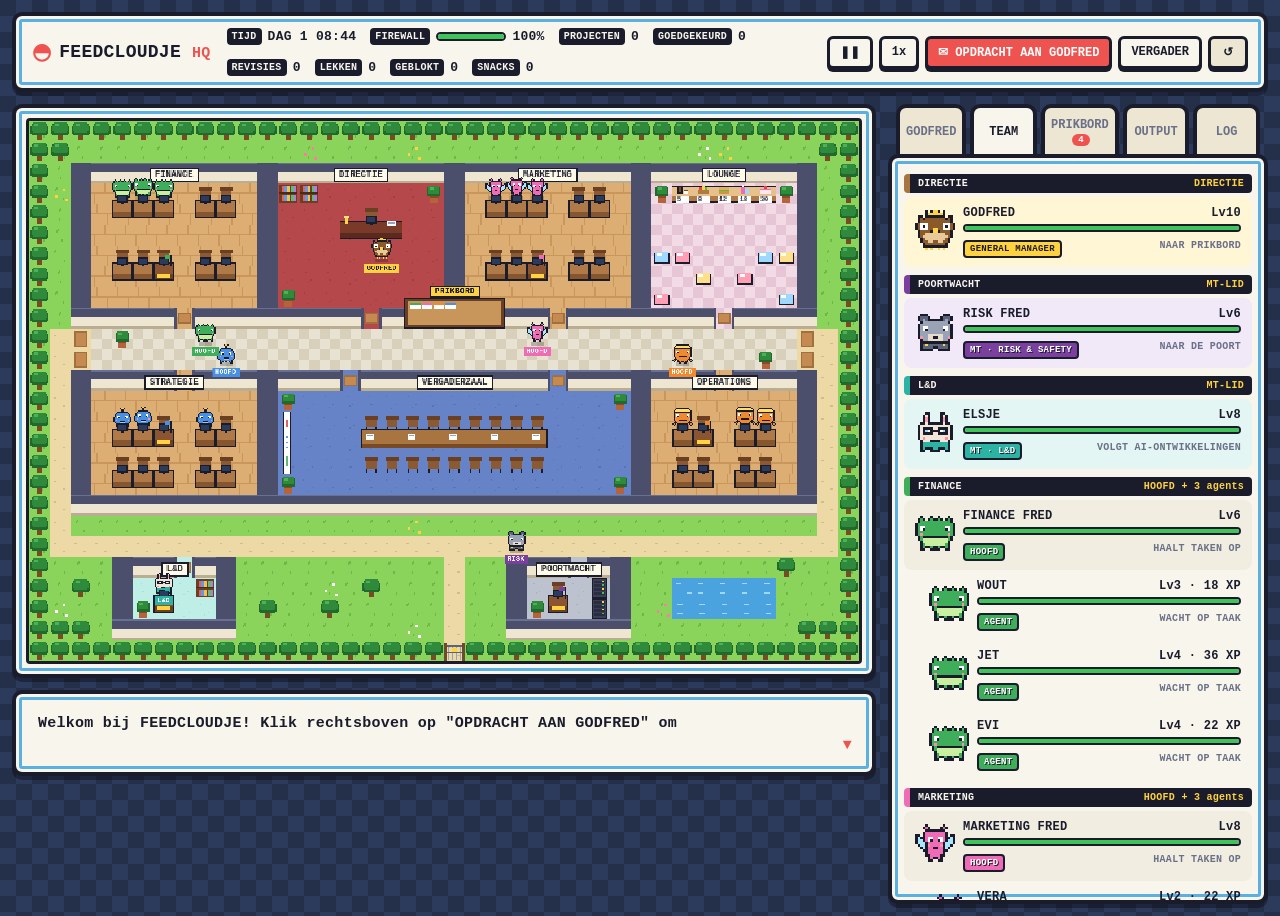
<file: index.html>
<!doctype html>
<html lang="nl">
<head>
  <meta charset="utf-8">
  <meta name="viewport" content="width=device-width, initial-scale=1">
  <title>Feedcloudje HQ</title>
  <link rel="stylesheet" href="css/style.css">
</head>
<body>
  <header class="topbar box">
    <div class="brand">
      <span class="brand-logo" aria-hidden="true">◓</span>
      <span>FEEDCLOUDJE <small>HQ</small></span>
    </div>
    <div class="stats">
      <div class="stat" title="Speltijd"><span class="label">TIJD</span><span id="clock">DAG 1 08:30</span></div>
      <div class="stat" title="Hoe goed de afgesloten omgeving dicht zit"><span class="label">FIREWALL</span>
        <span class="bar small"><span id="firewall-bar" class="fill"></span></span><span id="firewall">100%</span>
      </div>
      <div class="stat" title="Afgeronde projecten"><span class="label">PROJECTEN</span><span id="projects-done">0</span></div>
      <div class="stat" title="Taken goedgekeurd door Godfred"><span class="label">GOEDGEKEURD</span><span id="tasks-approved">0</span></div>
      <div class="stat" title="Taken die Godfred terugstuurde"><span class="label">REVISIES</span><span id="revisions">0</span></div>
      <div class="stat" title="Beveiligingslekken onderschept door RISK FRED"><span class="label">LEKKEN</span><span id="leaks">0</span></div>
      <div class="stat" title="Aanvallen tegengehouden door RISK FRED"><span class="label">GEBLOKT</span><span id="blocked">0</span></div>
      <div class="stat" title="Versnaperingen gehaald bij het buffet"><span class="label">SNACKS</span><span id="snacks">0</span></div>
    </div>
    <div class="controls">
      <button id="btn-pause" class="btn" title="Pauze (spatie)">❚❚</button>
      <button id="btn-speed" class="btn" title="Snelheid">1x</button>
      <button id="btn-order" class="btn btn-accent" title="Geef Godfred een opdracht">✉ OPDRACHT AAN GODFRED</button>
      <button id="btn-meeting" class="btn" title="Roep iedereen bijeen in de vergaderzaal">VERGADER</button>
      <button id="btn-reset" class="btn btn-ghost" title="Opnieuw beginnen">↺</button>
    </div>
  </header>

  <main class="layout">
    <section class="world-col">
      <div class="world-frame box">
        <canvas id="world" aria-label="Plattegrond van de organisatie"></canvas>
      </div>

      <div class="dialog box" id="dialog" title="Klik om door te gaan">
        <p id="dialog-text"></p>
        <span class="dialog-arrow">▼</span>
      </div>
    </section>

    <aside class="side-col">
      <nav class="tabs" role="tablist">
        <button class="tab" data-tab="chat" role="tab">GODFRED</button>
        <button class="tab active" data-tab="team" role="tab">TEAM</button>
        <button class="tab" data-tab="board" role="tab">PRIKBORD <span class="badge" id="board-count">0</span></button>
        <button class="tab" data-tab="output" role="tab">OUTPUT</button>
        <button class="tab" data-tab="log" role="tab">LOG</button>
      </nav>

      <div class="panel box hidden" id="tab-chat">
        <p class="chat-head">Praat met <b>GODFRED</b>. Geef een opdracht of stel een vraag. Hij antwoordt in zijn eigen stijl en zet werk zelf op het prikbord.</p>
        <ul id="chat-log" class="chat-log"></ul>
        <form id="chat-form" class="chat-form">
          <textarea id="chat-input" rows="3" maxlength="2000" placeholder="Bijv. Zet een consultancy agency op voor AI-implementatie in het mkb." required></textarea>
          <div class="form-row">
            <span id="chat-status" class="chat-status"></span>
            <button type="button" id="chat-stop" class="btn btn-ghost hidden">STOP</button>
            <button class="btn btn-accent" type="submit" id="chat-send">STUUR</button>
          </div>
        </form>
        <p id="chat-note" class="chat-note hidden"></p>
      </div>

      <div class="panel box" id="tab-team">
        <div id="detail" class="detail hidden"></div>
        <ul id="team-list" class="team-list"></ul>
      </div>

      <div class="panel box hidden" id="tab-board">
        <form id="order-form" class="quest-form">
          <div class="form-title">SNELLE OPDRACHT (ZONDER GESPREK)</div>
          <p class="form-help">Wil je overleggen? Gebruik het tabblad GODFRED. Hier zet je direct een opdracht uit; Godfred verdeelt hem dan volgens vaste regels.</p>
          <input id="o-title" type="text" maxlength="50" placeholder="Bijv. Webshop met betaalmodule lanceren" required>
          <div class="form-row">
            <select id="o-dept" aria-label="Afdeling"></select>
            <select id="o-size" aria-label="Omvang">
              <option value="1">★</option><option value="2">★★</option><option value="3" selected>★★★</option>
              <option value="4">★★★★</option><option value="5">★★★★★</option>
            </select>
            <button class="btn btn-accent" type="submit">GEEF</button>
          </div>
        </form>
        <ul id="pipeline" class="quest-list"></ul>
      </div>

      <div class="panel box hidden" id="tab-output">
        <ul id="output-list" class="quest-list"></ul>
      </div>

      <div class="panel box hidden" id="tab-log">
        <ul id="log-list" class="log-list"></ul>
      </div>
    </aside>
  </main>

  <script src="js/map.js"></script>
  <script src="js/sprites.js"></script>
  <script src="js/roles.js"></script>
  <script src="js/profiles.js"></script>
  <script src="js/brains.js"></script>
  <script src="js/org.js"></script>
  <script src="js/world.js"></script>
  <script src="js/godfred-ai.js"></script>
  <script src="js/ui.js"></script>
  <script src="js/main.js"></script>
</body>
</html>
</file>
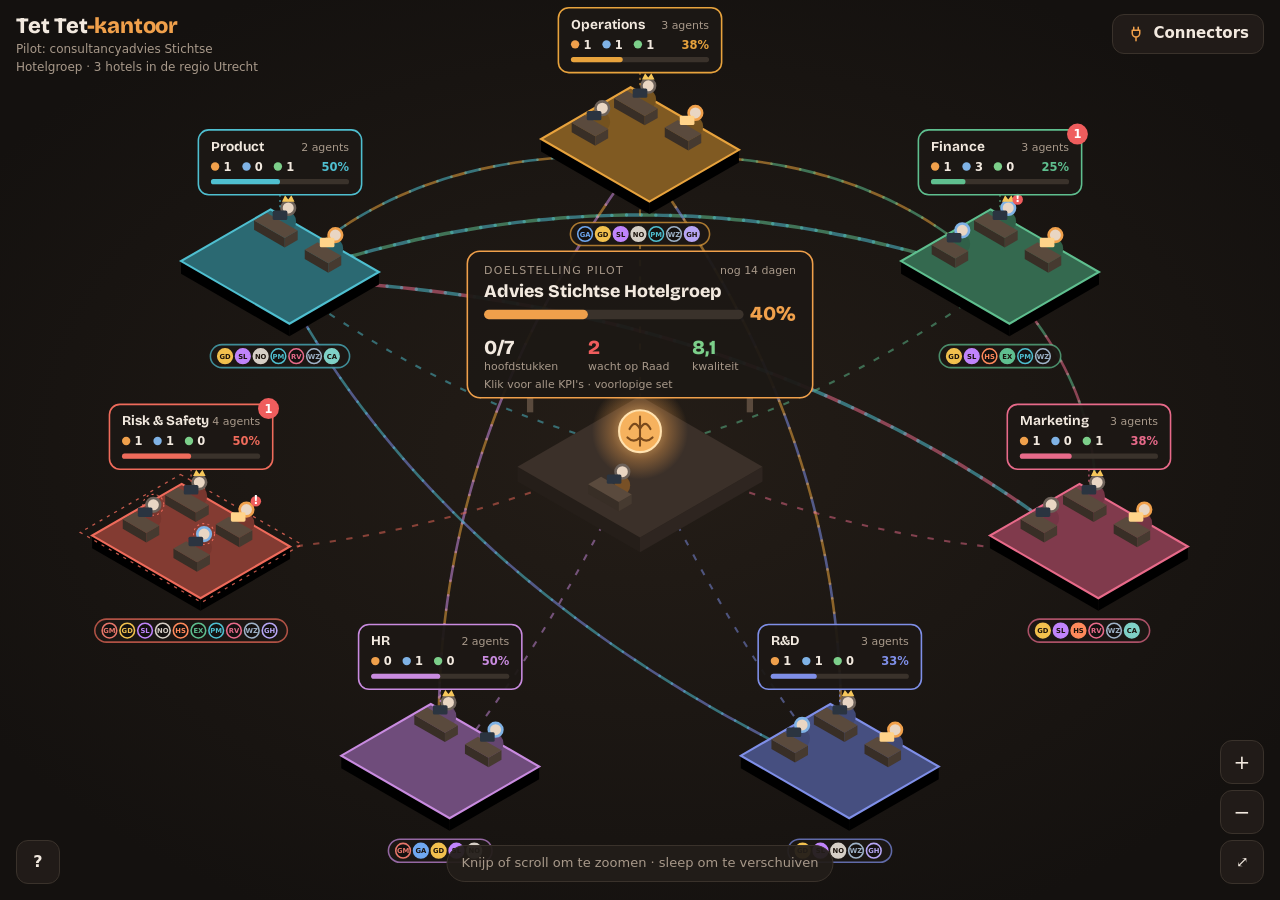
<file: office/index.html>
<!doctype html>
<html lang="nl">
<head>
<meta charset="utf-8">
<meta name="viewport" content="width=device-width, initial-scale=1, viewport-fit=cover">
<title>Tet Tet-kantoor</title>
<link rel="preconnect" href="https://fonts.googleapis.com">
<link rel="preconnect" href="https://fonts.gstatic.com" crossorigin>
<link rel="stylesheet" href="https://fonts.googleapis.com/css2?family=Bricolage+Grotesque:opsz,wght@12..96,500;12..96,700;12..96,800&display=swap">
<style>
  /* Layout: één zoombaar isometrisch kantoor; elke afdeling opent een eigen pagina met tegels die doorklikken naar kaarten. */
  :root {
    --bg: #14110f;
    --bg-2: #1c1815;
    --panel: #221d19;
    --panel-2: #2b251f;
    --line: #3a322b;
    --text: #f2e9df;
    --muted: #a8998a;
    --accent: #f0a04b;
    --accent-2: #e8734a;
    --busy: #f0a04b;
    --next: #7fb2e5;
    --done: #7ccf8a;
    --idle: #6d625a;
    --warn: #ef5d5d;
    --radius: 14px;
    --font-display: "Bricolage Grotesque", ui-sans-serif, system-ui, sans-serif;
    --font-body: ui-sans-serif, system-ui, -apple-system, "Segoe UI", Roboto, sans-serif;
    color-scheme: dark;
  }
  * { box-sizing: border-box; }
  [hidden] { display: none !important; }
  html, body { margin: 0; height: 100%; }
  body {
    background: var(--bg);
    color: var(--text);
    font: 15px/1.45 var(--font-body);
    overflow: hidden;
  }
  button { font: inherit; color: inherit; cursor: pointer; }
  :focus-visible { outline: 2px solid var(--accent); outline-offset: 2px; }

  /* ---------- Kantoor ---------- */
  #view-office { position: relative; height: 100%; background: radial-gradient(1200px 800px at 50% 50%, #241d17 0%, var(--bg) 65%); }
  #office { width: 100%; height: 100%; display: block; touch-action: none; user-select: none; -webkit-user-select: none; cursor: grab; }
  #office.dragging { cursor: grabbing; }
  .brand { position: absolute; left: 16px; top: 14px; pointer-events: none; }
  .brand h1 { margin: 0; font: 800 22px/1.1 var(--font-display); letter-spacing: -.2px; }
  .brand h1 span { color: var(--accent); }
  .brand p { margin: 3px 0 0; color: var(--muted); font-size: 12px; max-width: 260px; }
  .zoom { position: absolute; right: 16px; bottom: 16px; display: grid; gap: 6px; }
  .zoom button, .legend-btn {
    width: 44px; height: 44px; border-radius: 12px; border: 1px solid var(--line);
    background: rgba(34,29,25,.92); font-size: 20px; line-height: 1; display: grid; place-items: center;
  }
  .zoom button:hover, .legend-btn:hover { border-color: var(--accent); }
  .legend-btn { position: absolute; left: 16px; bottom: 16px; font-size: 16px; font-weight: 700; }
  .legend {
    position: absolute; left: 16px; bottom: 70px; background: rgba(34,29,25,.96); border: 1px solid var(--line);
    border-radius: 12px; padding: 10px 12px; display: grid; gap: 6px; font-size: 13px; color: var(--muted); max-width: calc(100% - 32px);
  }
  .hint-toast {
    position: absolute; left: 50%; bottom: 18px; transform: translateX(-50%); background: rgba(34,29,25,.94);
    border: 1px solid var(--line); border-radius: 999px; padding: 8px 14px; font-size: 13px; color: var(--muted);
    transition: opacity .6s; pointer-events: none; max-width: calc(100% - 140px); text-align: center;
  }
  .dot { display: inline-block; width: 10px; height: 10px; border-radius: 50%; margin-right: 6px; vertical-align: middle; }
  .dash { display: inline-block; width: 20px; border-top: 2px dashed; margin-right: 6px; vertical-align: middle; }

  /* SVG */
  .flow { fill: none; stroke-width: 2; stroke-dasharray: 6 10; opacity: .5; animation: flow 1.6s linear infinite; }
  @keyframes flow { to { stroke-dashoffset: -32; } }
  .channel { cursor: pointer; }
  .channel .ch-vis { fill: none; stroke-linecap: round; opacity: .55; }
  .channel:hover .ch-vis { opacity: 1; }
  .channel .ch-hit { fill: none; stroke: transparent; stroke-width: 18; pointer-events: stroke; }
  .island { cursor: pointer; }
  .island:hover .top-face { filter: brightness(1.15); }
  .desk { cursor: pointer; }
  .desk:hover .agent-head { stroke: #fff; stroke-width: 2.5; }
  .agent-label { display: none; font-size: 7px; fill: var(--text); paint-order: stroke; stroke: rgba(20,17,15,.85); stroke-width: 2.5px; }
  .lod2 .agent-label { display: block; }
  .card-bg { fill: rgba(28,24,21,.94); stroke-width: 1.5; }
  .svg-title { font: 700 13px var(--font-display); fill: var(--text); }
  .svg-sub { font-size: 10.5px; fill: var(--muted); }
  .svg-num { font-size: 11px; font-weight: 700; }
  .board-title { font: 800 17px var(--font-display); fill: var(--text); }
  .board-kpi { font: 800 19px var(--font-display); }
  .board { cursor: pointer; }
  .board:hover .card-bg { stroke-width: 2.5; }
  .brain-pulse { animation: pulse 2.8s ease-in-out infinite; transform-origin: center; transform-box: fill-box; }
  @keyframes pulse { 50% { opacity: .35; transform: scale(1.25); } }
  .screen-busy { animation: blink 1.2s steps(2) infinite; }
  @keyframes blink { 50% { opacity: .55; } }
  @media (prefers-reduced-motion: reduce) { .flow, .brain-pulse, .screen-busy { animation: none; } }

  /* ---------- Pagina's ---------- */
  .page { height: 100%; overflow: auto; -webkit-overflow-scrolling: touch; }
  .page-head {
    position: sticky; top: 0; z-index: 2; display: flex; align-items: center; gap: 12px;
    padding: 12px 16px; background: rgba(20,17,15,.94);
    backdrop-filter: blur(8px); border-bottom: 1px solid var(--line);
  }
  .back { border: 1px solid var(--line); background: var(--panel); border-radius: 12px; height: 40px; padding: 0 12px; display: flex; align-items: center; gap: 6px; flex: none; }
  .back:hover { border-color: var(--accent); }
  .crumb { min-width: 0; }
  .crumb small { display: block; color: var(--muted); font-size: 12px; }
  .crumb h2 { margin: 0; font: 800 22px/1.15 var(--font-display); text-wrap: balance; overflow-wrap: anywhere; }
  .page-body { max-width: 1040px; margin: 0 auto; padding-block: 18px 40px; padding-inline: 16px; display: grid; gap: 16px; }
  .lead { color: var(--muted); margin: 0; }
  .tiles { display: grid; grid-template-columns: repeat(auto-fill, minmax(230px, 1fr)); gap: 12px; }
  .tile {
    text-align: left; background: var(--panel); border: 1px solid var(--line); border-radius: var(--radius);
    padding: 14px; display: grid; gap: 8px; align-content: start; min-height: 128px; position: relative; min-width: 0;
  }
  .tile:hover { border-color: var(--tc, var(--accent)); }
  .tile .t-head { display: flex; align-items: center; gap: 10px; min-width: 0; }
  .tile .ico { width: 34px; height: 34px; border-radius: 10px; display: grid; place-items: center; background: color-mix(in srgb, var(--tc, var(--accent)) 18%, transparent); color: var(--tc, var(--accent)); flex: none; }
  .tile .ico svg { width: 19px; height: 19px; fill: none; stroke: currentColor; stroke-width: 2; stroke-linecap: round; stroke-linejoin: round; }
  .tile h3 { margin: 0; font: 700 16px/1.2 var(--font-display); padding-right: 14px; overflow-wrap: break-word; hyphens: auto; min-width: 0; }
  .tile .big { font: 800 28px/1 var(--font-display); font-variant-numeric: tabular-nums; }
  .tile .sub { color: var(--muted); font-size: 13px; }
  .tile .more { position: absolute; right: 12px; top: 14px; color: var(--muted); font-size: 18px; }
  .chips { display: flex; flex-wrap: wrap; gap: 6px; }
  .chip { font-size: 12px; padding: 3px 9px; border-radius: 999px; border: 1px solid var(--line); background: var(--panel-2); color: var(--text); }
  button.chip:hover { border-color: var(--accent); }
  .avatars { display: flex; flex-wrap: wrap; gap: 6px; }
  .avatar { width: 30px; height: 30px; border-radius: 50%; display: grid; place-items: center; font-size: 11px; font-weight: 700; color: #1a120b; border: 2px solid var(--bg-2); }
  .bar { height: 7px; border-radius: 4px; background: var(--line); overflow: hidden; }
  .bar i { display: block; height: 100%; border-radius: 4px; }
  .linkrow { all: unset; cursor: pointer; display: block; width: 100%; }
  .linkrow:focus-visible { outline: 2px solid var(--accent); }

  /* Doelstellingenbord (Oppertet-pagina) */
  .goalboard { background: linear-gradient(160deg, #2b2219, var(--panel)); border: 1px solid #5a4630; border-radius: 18px; padding: 18px; display: grid; gap: 14px; }
  .goalboard .eyebrow { font-size: 11px; letter-spacing: 1.2px; text-transform: uppercase; color: var(--accent); font-weight: 700; }
  .goalboard h3 { margin: 2px 0 0; font: 800 22px/1.2 var(--font-display); text-wrap: balance; }
  .goal-progress { display: grid; grid-template-columns: auto 1fr; gap: 12px; align-items: center; }
  .goal-progress .pct { font: 800 34px/1 var(--font-display); color: var(--accent); font-variant-numeric: tabular-nums; }
  .goal-progress .bar { height: 10px; }
  .kpis { display: grid; grid-template-columns: repeat(auto-fill, minmax(150px, 1fr)); gap: 10px; }
  .kpi { background: rgba(20,17,15,.5); border: 1px solid var(--line); border-radius: 12px; padding: 10px 12px; display: grid; gap: 2px; min-width: 0; }
  .kpi b { font: 800 24px/1.1 var(--font-display); font-variant-numeric: tabular-nums; }
  .kpi span { font-size: 12.5px; color: var(--muted); }
  .kpi small { font-size: 11.5px; color: var(--muted); }
  .kpi.ok b { color: var(--done); } .kpi.warn b { color: var(--warn); } .kpi.neutral b { color: var(--text); }
  .goalboard.dept { background: linear-gradient(160deg, color-mix(in srgb, var(--dc) 14%, var(--panel)), var(--panel)); border-color: color-mix(in srgb, var(--dc) 45%, var(--line)); }
  .goalboard.dept .eyebrow, .goalboard.dept .pct { color: var(--dc); }
  .board-cols { display: grid; grid-template-columns: minmax(0, 1fr) minmax(0, 1.3fr); gap: 14px; }
  .board-cols h4 { margin: 0 0 8px; font-size: 12px; text-transform: uppercase; letter-spacing: .7px; color: var(--muted); }
  .hl { list-style: none; margin: 0; padding: 0; display: grid; gap: 6px; }
  .hl li { display: grid; grid-template-columns: 1fr auto; gap: 4px 10px; align-items: center; background: rgba(20,17,15,.45); border: 1px solid var(--line); border-radius: 10px; padding: 8px 10px; }
  .hl .bar { grid-column: 1 / -1; height: 4px; }
  .st.open { color: var(--muted); }
  @media (max-width: 760px) { .board-cols { grid-template-columns: 1fr; } }
  .tbd { font-size: 11px; padding: 1px 6px; border-radius: 4px; background: var(--panel-2); color: var(--muted); margin-left: 4px; }

  /* ---------- Sheet (kaartdetail) ---------- */
  .sheet-wrap { position: fixed; inset: 0; background: rgba(10,8,6,.55); z-index: 10; display: flex; align-items: center; justify-content: center; padding: 16px; }
  .sheet {
    width: min(600px, 100%); max-height: 88%; overflow: auto; background: var(--panel); border: 1px solid var(--line);
    border-radius: 18px; padding: 18px; box-shadow: 0 30px 60px rgba(0,0,0,.45);
  }
  .sheet-head { display: flex; align-items: center; gap: 10px; margin-bottom: 12px; }
  .sheet-head h3 { margin: 0; font: 800 20px var(--font-display); flex: 1; min-width: 0; }
  .sheet-head .close { border: 1px solid var(--line); background: var(--panel-2); border-radius: 10px; width: 40px; height: 40px; font-size: 18px; flex: none; }
  .sheet h4 { margin: 14px 0 6px; font-size: 12px; text-transform: uppercase; letter-spacing: .7px; color: var(--accent); }
  .sheet ul:not(.items) { margin: 0; padding-left: 18px; }
  .sheet li + li { margin-top: 3px; }
  .layer { border: 1px solid var(--line); border-radius: 12px; padding: 10px 12px; margin-top: 10px; background: var(--bg-2); }
  .layer .lh { display: flex; justify-content: space-between; gap: 8px; font-weight: 700; }
  .layer .lh small { color: var(--muted); font-weight: 400; }
  dl.kv { display: grid; grid-template-columns: 130px 1fr; gap: 6px 12px; margin: 0; }
  dl.kv dt { color: var(--muted); } dl.kv dd { margin: 0; min-width: 0; }
  .perm { display: grid; grid-template-columns: 1fr auto; gap: 6px 12px; }
  .rw { color: var(--done); } .r { color: var(--next); } .no { color: var(--warn); }
  .perm span:nth-child(even) { font-size: 12.5px; }
  ul.items { list-style: none; padding: 0; margin: 0; display: grid; gap: 8px; }
  ul.items li { background: var(--bg-2); border: 1px solid var(--line); border-left: 4px solid var(--dc, var(--accent)); border-radius: 10px; padding: 9px 10px; margin: 0; }
  .i-title { font-weight: 600; }
  .i-meta { color: var(--muted); font-size: 12px; margin-top: 2px; }
  .i-actions { display: flex; gap: 6px; margin-top: 7px; flex-wrap: wrap; align-items: center; }
  .st { font-size: 12px; padding: 3px 9px; border-radius: 999px; border: 1px solid currentColor; background: transparent; }
  .st.volgende { color: var(--next); } .st.bezig { color: var(--busy); } .st.klaar { color: var(--done); }
  .st.warn { color: var(--warn); } .st.ok { color: var(--done); } .st.muted { color: var(--muted); }
  .del { margin-left: auto; border: 0; background: none; color: var(--muted); padding: 2px 6px; }
  form.f { display: grid; gap: 8px; margin-top: 12px; padding-top: 12px; border-top: 1px solid var(--line); }
  .f label { display: grid; gap: 4px; font-size: 11.5px; color: var(--muted); text-transform: uppercase; letter-spacing: .5px; }
  .f label.check { display: flex; text-transform: none; letter-spacing: 0; font-size: 13px; gap: 6px; align-items: center; }
  .f select, .f textarea { width: 100%; background: var(--bg-2); color: var(--text); border: 1px solid var(--line); border-radius: 10px; padding: 9px 10px; font: inherit; text-transform: none; letter-spacing: 0; }
  .f textarea { min-height: 64px; resize: vertical; }
  .grid2 { display: grid; grid-template-columns: 1fr 1fr; gap: 8px; }
  .row { display: flex; gap: 8px; align-items: center; flex-wrap: wrap; }
  .primary { background: linear-gradient(135deg, var(--accent), var(--accent-2)); color: #1a120b; border: 0; font-weight: 700; border-radius: 10px; padding: 9px 14px; }
  .route { font-size: 12.5px; font-weight: 700; }
  .route.direct { color: var(--done); } .route.oppertet { color: var(--accent); }
  .label { font-size: 11px; padding: 1px 6px; border-radius: 4px; background: var(--panel-2); color: var(--muted); margin-left: 4px; white-space: nowrap; }

  /* Connectors */
  .conn-btn {
    position: absolute; right: 16px; top: 14px; height: 40px; padding: 0 14px; border-radius: 12px;
    border: 1px solid var(--line); background: rgba(34,29,25,.92); display: flex; align-items: center; gap: 8px; font-weight: 600;
  }
  .conn-btn:hover { border-color: var(--accent); }
  .conn-btn svg { width: 18px; height: 18px; fill: none; stroke: var(--accent); stroke-width: 2; stroke-linecap: round; stroke-linejoin: round; }
  .conn-bar { cursor: pointer; }
  .conn-bar:hover rect.bar-bg { stroke-width: 2; }
  .mono { width: 30px; height: 30px; border-radius: 50%; display: inline-grid; place-items: center; font: 800 10.5px var(--font-display); flex: none; border: 2px solid var(--c); }
  .mono.rw { background: var(--c); color: #1a120b; }
  .mono.r { background: transparent; color: var(--c); }
  .mono.off { border-color: var(--line); color: var(--muted); opacity: .6; }
  .monos { display: flex; flex-wrap: wrap; gap: 5px; }
  .monos .mono { width: 24px; height: 24px; font-size: 9px; }
  .conn-row { display: grid; grid-template-columns: auto 1fr auto; gap: 10px; align-items: center; padding: 10px 0; border-bottom: 1px solid var(--line); }
  .conn-row:last-of-type { border-bottom: 0; }
  .conn-row b { display: block; font-weight: 600; }
  .conn-row small { color: var(--muted); font-size: 12px; }
  .conn-row .warnnote { color: var(--warn); }
  .seg { display: inline-flex; border: 1px solid var(--line); border-radius: 10px; overflow: hidden; }
  .seg button { border: 0; background: var(--bg-2); color: var(--muted); padding: 7px 10px; font-size: 12.5px; min-width: 44px; }
  .seg button + button { border-left: 1px solid var(--line); }
  .seg button[aria-pressed="true"].off { background: var(--panel-2); color: var(--text); }
  .seg button[aria-pressed="true"].r { background: color-mix(in srgb, var(--next) 25%, transparent); color: var(--next); }
  .seg button[aria-pressed="true"].rw { background: color-mix(in srgb, var(--done) 25%, transparent); color: var(--done); }
  .matrix-wrap { overflow-x: auto; border: 1px solid var(--line); border-radius: var(--radius); background: var(--panel); }
  table.matrix { border-collapse: collapse; width: 100%; min-width: 640px; font-size: 13px; }
  .matrix th, .matrix td { padding: 8px 6px; border-bottom: 1px solid var(--line); text-align: center; }
  .matrix thead th { font: 700 12.5px var(--font-display); position: sticky; top: 0; background: var(--panel); }
  .matrix th.cn { text-align: left; padding-left: 12px; white-space: nowrap; }
  .matrix th.cn span.nm { display: inline-flex; align-items: center; gap: 8px; }
  .matrix tbody tr:last-child td, .matrix tbody tr:last-child th { border-bottom: 0; }
  .cell { border: 1px solid var(--line); background: var(--bg-2); border-radius: 8px; padding: 5px 0; width: 74px; font-size: 12px; color: var(--muted); }
  .cell.r { color: var(--next); border-color: color-mix(in srgb, var(--next) 45%, var(--line)); }
  .cell.rw { color: var(--done); border-color: color-mix(in srgb, var(--done) 45%, var(--line)); background: color-mix(in srgb, var(--done) 12%, var(--bg-2)); }
  .cell:hover { border-color: var(--accent); }
  .tag-warn { font-size: 11px; color: var(--warn); margin-left: 6px; }

  @media (max-width: 600px) {
    .conn-btn span { display: none; }
    .conn-btn { padding: 0 11px; }
    .sheet-wrap { align-items: flex-end; padding: 0; }
    .sheet { width: 100%; max-height: 90%; border-radius: 18px 18px 0 0; padding-bottom: calc(18px + env(safe-area-inset-bottom, 0px)); }
    .tiles { grid-template-columns: 1fr 1fr; gap: 10px; }
    .tile { min-height: 116px; padding: 12px; }
    .tile .big { font-size: 24px; }
    .tile .t-head { flex-direction: column; align-items: flex-start; gap: 8px; }
    dl.kv { grid-template-columns: 1fr; gap: 2px; }
    dl.kv dd { margin-bottom: 6px; }
    .crumb h2 { font-size: 19px; }
  }
  @media (max-width: 360px) { .tiles { grid-template-columns: 1fr; } }
</style>
</head>
<body>
<div id="view-office">
  <svg id="office" viewBox="0 0 1200 900" preserveAspectRatio="xMidYMid meet" role="img" aria-label="Isometrisch kantoor met zeven afdelingen rond de Oppertet en het Brein"></svg>
  <div class="brand">
    <h1>Tet Tet<span>-kantoor</span></h1>
    <p id="pilot"></p>
  </div>
  <button class="conn-btn" id="connBtn" aria-label="Connectors per afdeling">
    <svg viewBox="0 0 24 24" aria-hidden="true"><path d="M9 7V3M15 7V3M7 7h10v4a5 5 0 0 1-10 0V7zM12 16v5"/></svg><span>Connectors</span>
  </button>
  <div class="zoom">
    <button id="zIn" aria-label="Inzoomen">+</button>
    <button id="zOut" aria-label="Uitzoomen">−</button>
    <button id="zFit" aria-label="Hele kantoor tonen" style="font-size:15px">⤢</button>
  </div>
  <button class="legend-btn" id="legendBtn" aria-label="Legenda" aria-expanded="false">?</button>
  <div class="legend" id="legend" hidden>
    <span><i class="dot" style="background:var(--busy)"></i>bezig</span>
    <span><i class="dot" style="background:var(--next)"></i>heeft een volgende taak</span>
    <span><i class="dot" style="background:var(--idle)"></i>vrij</span>
    <span><i class="dot" style="background:var(--warn)"></i>wacht op goedkeuring van de Raad</span>
    <span><i class="dash" style="border-color:var(--accent)"></i>lijn naar het Brein</span>
    <span><i class="dash" style="border-color:var(--done);border-top-style:solid"></i>directe lijn tussen afdelingen</span>
    <span>Klik op een eiland, bureau of lijn om te openen.</span>
  </div>
  <div class="hint-toast" id="hintToast">Knijp of scroll om te zoomen · sleep om te verschuiven</div>
</div>

<div id="view-page" class="page" hidden></div>
<div id="sheetWrap" class="sheet-wrap" hidden></div>

<script>
/* =====================================================================
   DATA
   Alles hieronder is fictieve pilotdata (Stichtse Hotelgroep).
   Cultuur-, profiel-, rol-, toegangs- en kanaalkaarten zijn losse objecten,
   zodat ze later één-op-één vervangen kunnen worden door de echte kaarten.
   ===================================================================== */

const PILOT = {
  naam: "Pilot: consultancyadvies Stichtse Hotelgroep",
  kort: "3 hotels in de regio Utrecht",
  doelstelling: "Integraal advies voor de Stichtse Hotelgroep opgeleverd en geaccepteerd door de Raad",
  deadline: "2026-12-18"
};

/* KPI's op het doelstellingenbord. Voorlopig: de definitieve set is nader te bepalen.
   `waarde` en `stand` rekenen op de actuele stand van het kantoor; `fictief` = vaste voorbeeldwaarde. */
const KPIS = [
  { id: "hoofdstukken", label: "Hoofdstukken klaar", kort: "hoofdstukken", doel: "7 van 7", waarde: s => `${s.hoofdstukkenKlaar}/7`, stand: s => s.hoofdstukkenKlaar === 7 ? "ok" : "neutral" },
  { id: "taken", label: "Taken afgerond", doel: "100%", waarde: s => `${s.takenPct}%`, stand: () => "neutral" },
  { id: "raad", label: "Wacht op de Raad", kort: "wacht op Raad", doel: "0 open", waarde: s => String(s.wachtOpRaad), stand: s => s.wachtOpRaad ? "warn" : "ok" },
  { id: "kwaliteit", label: "Kwaliteit (Control Tets)", kort: "kwaliteit", doel: "≥ 8,0", waarde: () => "8,1", stand: () => "ok", fictief: true },
  { id: "dagen", label: "Dagen tot oplevering", doel: PILOT.deadline.split("-").reverse().join("-"), waarde: s => String(s.dagenTotDeadline), stand: s => s.dagenTotDeadline < 14 ? "warn" : "neutral" },
  { id: "overdrachten", label: "Overdrachten bespaard", doel: "zo hoog mogelijk", waarde: s => String(s.bespaard), stand: () => "ok" }
];
const BORD_KPIS = ["hoofdstukken", "raad", "kwaliteit"]; // de drie KPI's op het bord in het kantoor

/* Cultuurkaart van de hele organisatie (laag 1). Bij waarden wint dit niveau. */
const CULTUUR_ORG = {
  waarden: ["Waarde creëren boven werk verzetten", "Direct en kort, uitgebreid op verzoek", "Rebels in denken, netjes in handelen", "Feedback is de motor van verbetering", "Groep en veiligheid boven gemak"],
  werkwijze: ["Eindig nooit met een beleefdheidsvraag", "Vraag alleen als er echt iets ontbreekt", "Leg elke beslissing vast in het Brein"]
};

/* Rolkaarten (wat mag een rol en hoe ver reikt hij). */
const ROLKAARTEN = {
  oppertet:   { titel: "Oppertet",    bereik: "Hele organisatie", autonomie: "Niveau 3: Zelfstandig", handelingen: ["Opdrachten van de Raad vertalen naar taken", "Taken verdelen over afdelingen", "Prioriteiten bepalen", "Escalaties van directe lijnen beslechten", "Brein lezen en schrijven"] },
  hoofdtet:   { titel: "Hoofdtet",    bereik: "Eigen afdeling",   autonomie: "Niveau 3: Zelfstandig", handelingen: ["Taken verdelen binnen de afdeling", "Output van Tets accorderen", "Verzoeken via directe lijnen accepteren of escaleren", "Rapporteren aan de Oppertet"] },
  tet:        { titel: "Tet",         bereik: "Eigen taak",       autonomie: "Niveau 2: Uitvoerend",  handelingen: ["Taak uitvoeren met afdelingstools", "Vragen stellen via directe lijnen", "Concepten opleveren aan de Hoofdtet", "Brein lezen"] },
  controltet: { titel: "Control Tet", bereik: "Hele organisatie (alleen lezen)", autonomie: "Niveau 2: Uitvoerend", handelingen: ["Output van alle afdelingen toetsen", "Meelezen op alle lijnen", "Bevindingen melden aan de Raad", "Taken blokkeren bij risico"] }
};

/* Afdelingen met cultuurkaart (laag 2) en toegangskaart. */
const DEPTS = [
  { id: "ops", naam: "Operations", kleur: "#e8a33d", hoofdstuk: "Bedrijfsvoering & processen",
    cultuur: { waarden: ["Het systeem moet altijd draaien"], werkwijze: ["Eerst meten, dan verbeteren", "Elke wijziging is terug te draaien"] },
    toegang: [["Brein", "rw"], ["Takensysteem", "rw"], ["Codebase agents", "rw"], ["Orderbeheer", "rw"], ["Boekhouding", "r"]] },
  { id: "fin", naam: "Finance", kleur: "#5fbf8f", hoofdstuk: "Financieel advies & prijsstrategie",
    cultuur: { waarden: ["Elke euro verantwoord"], werkwijze: ["Aannames expliciet", "Altijd een basis-, laag- en hoogscenario"] },
    toegang: [["Brein", "rw"], ["Boekhouding", "rw"], ["Rekenmodellen", "rw"], ["Marktdata", "r"], ["Betalingen", "no"]] },
  { id: "mkt", naam: "Marketing", kleur: "#e86a8a", hoofdstuk: "Positionering & marketingplan",
    cultuur: { waarden: ["De gast centraal"], werkwijze: ["Elke claim onderbouwd", "Testen boven meningen"] },
    toegang: [["Brein", "rw"], ["Webonderzoek", "r"], ["Reviewdata", "r"], ["Contentbibliotheek", "rw"], ["Externe publicatie", "no"]] },
  { id: "rnd", naam: "R&D", kleur: "#7f8fe8", hoofdstuk: "Innovatie & trends",
    cultuur: { waarden: ["Nieuwsgierig, kritisch op hype"], werkwijze: ["Alleen wat aantoonbaar werkt", "Snelle experimenten met begrensd risico"] },
    toegang: [["Brein", "rw"], ["Webonderzoek", "r"], ["Sandbox", "rw"], ["Marktdata", "r"]] },
  { id: "hr", naam: "HR", kleur: "#c98be0", hoofdstuk: "Personeel & organisatie",
    cultuur: { waarden: ["Goede agents verdienen goede inzet"], werkwijze: ["Rollen en mandaten altijd actueel", "Performance als input, niet als oordeel"] },
    toegang: [["Brein", "rw"], ["Agentregister", "rw"], ["Profielkaarten", "rw"], ["Performancedata", "r"]] },
  { id: "risk", naam: "Risk & Safety", kleur: "#ef6b5b", hoofdstuk: "Risico's & compliance",
    cultuur: { waarden: ["Veiligheid gaat voor snelheid"], werkwijze: ["Toetsen tegen wet en regels", "Melden zonder omwegen"] },
    toegang: [["Brein", "r"], ["Alle afdelingsoutput", "r"], ["Auditlog", "rw"], ["Tool-scanner", "rw"]] },
  { id: "prod", naam: "Product", kleur: "#4fbfd0", hoofdstuk: "Propositie & gastbeleving",
    cultuur: { waarden: ["Wat we maken moet kloppen voor de gast"], werkwijze: ["Van gastreis naar propositie", "Klein beginnen, snel bijsturen"] },
    toegang: [["Brein", "rw"], ["Reviewdata", "r"], ["Ontwerpbord", "rw"], ["Takensysteem", "rw"]] }
];

/* Kanaalkaarten: directe lijnen (zie ANALYSE-afdelingscommunicatie.md).
   Niet genoemde paren lopen via de Oppertet; Risk & Safety heeft een controlelijn naar iedereen. */
const KANALEN = [
  { a: "fin", b: "prod", doel: "Prijs en business case van elke propositie", voorbeelden: ["Marge-check op een nieuw arrangement", "Kostprijs van een gastreis-verbetering"] },
  { a: "fin", b: "mkt",  doel: "Prijsstrategie en positionering als één verhaal", voorbeelden: ["Prijsniveau per doelgroep", "Campagnebudget binnen de begroting"] },
  { a: "mkt", b: "prod", doel: "Gastinzichten en reviews naar de propositie", voorbeelden: ["Top-5 klachten per hotel", "Welke doelgroep past bij welk concept"] },
  { a: "ops", b: "prod", doel: "Toetsen of een concept op locatie uitvoerbaar is", voorbeelden: ["Kan het binnenstadhotel late check-out aan?", "Benodigde processen voor wellness"] },
  { a: "ops", b: "hr",   doel: "Bezetting, roosters, onderhoud van agents en agentregister", voorbeelden: ["Personeel voor het nieuwe ontbijtproces", "Nieuwe Tet registreren na onderhoud"] },
  { a: "rnd", b: "prod", doel: "Trends en technologie naar concepten", voorbeelden: ["Trend duurzaam verblijf vertalen naar een arrangement", "Self-check-in als onderdeel van de gastreis"] },
  { a: "ops", b: "fin",  doel: "Proceskosten en orderfulfilment raken de boekhouding", voorbeelden: ["Kosten per check-in", "Orderdata naar de boekhouding"] },
  { a: "rnd", b: "ops",  doel: "Implementatie van hoteltechnologie", voorbeelden: ["Pilot self-check-in snelweghotel", "Impact van nieuwe tooling op processen"] }
];
const CONTROLELIJN = "risk";

/* Connectors en extensions die agents kunnen gebruiken. `gevoelig`: extra spelregel bij schrijfrecht.
   Toegang per afdeling: "rw" = lezen + schrijven, "r" = alleen lezen, niet genoemd = uit.
   Elke agent in een afdeling krijgt deze toegang, tenzij zijn profielkaart het inperkt. */
const CONNECTORS = [
  { id: "gmail",   naam: "Gmail",            mono: "GM", kleur: "#e7766a", soort: "E-mail", gevoelig: "Versturen namens de Raad alleen na goedkeuring" },
  { id: "gcal",    naam: "Google Agenda",    mono: "GA", kleur: "#6fa8f0", soort: "Agenda" },
  { id: "gdrive",  naam: "Google Drive",     mono: "GD", kleur: "#f2c14e", soort: "Bestanden" },
  { id: "slack",   naam: "Slack",            mono: "SL", kleur: "#c084fc", soort: "Chat" },
  { id: "notion",  naam: "Notion",           mono: "NO", kleur: "#d6cfc6", soort: "Kennisbank" },
  { id: "hubspot", naam: "HubSpot",          mono: "HS", kleur: "#ff8a5b", soort: "CRM" },
  { id: "exact",   naam: "Exact Online",     mono: "EX", kleur: "#5fbf8f", soort: "Boekhouding", gevoelig: "Geen betalingen; boekingen alleen als concept" },
  { id: "pms",     naam: "Hotel-PMS",        mono: "PM", kleur: "#4fbfd0", soort: "Reserveringen en bezetting", gevoelig: "Bevat gastgegevens (AVG)" },
  { id: "reviews", naam: "Reviewplatforms",  mono: "RV", kleur: "#e86a8a", soort: "Online reviews" },
  { id: "web",     naam: "Webzoeken",        mono: "WZ", kleur: "#9fb3c8", soort: "Onderzoek" },
  { id: "canva",   naam: "Canva",            mono: "CA", kleur: "#7fd1c7", soort: "Ontwerp" },
  { id: "github",  naam: "GitHub",           mono: "GH", kleur: "#b7a6f5", soort: "Code van de agents" }
];
/* Voortgangsbord per afdeling: doel, hoofdlijnen (deelresultaten) en KPI's.
   De voortgang van een afdeling volgt uit de hoofdlijnen (klaar = 1, bezig = ½, open = 0).
   KPI-waarden zijn voorlopig en fictief, tenzij `waarde` een functie is op de stand van het kantoor. */
const AFDELINGSBORD = {
  ops: { doel: "Hoofdstuk bedrijfsvoering met verbeterplan per hotel", deadline: "2026-11-27",
    hoofdlijnen: [["Procesanalyse binnenstad", "klaar"], ["Procesanalyse snelweghotel", "bezig"], ["Procesanalyse Heuvelrug", "open"], ["Verbeterplan en uitvoeringsroute", "open"]],
    kpis: [{ label: "Hotels geanalyseerd", waarde: "1/3", doel: "3/3" }, { label: "Uptime agents", waarde: "99,2%", doel: "≥ 99%", stand: "ok" }, { label: "Open onderhoudstickets", waarde: "2", doel: "≤ 3", stand: "ok" }] },
  fin: { doel: "Financieel advies met prijsstrategie en business cases", deadline: "2026-12-04",
    hoofdlijnen: [["Kostenstructuur per hotel", "bezig"], ["Prijsbenchmark regio Utrecht", "bezig"], ["Prijsstrategie en yield", "open"], ["Business cases nieuwe proposities", "open"]],
    kpis: [{ label: "Prijsscenario's", waarde: "4/6", doel: "6" }, { label: "Kostenposten in kaart", waarde: "70%", doel: "100%" }, { label: "Verwachte marge-impact", waarde: "+3,5 pt", doel: "≥ +3 pt", stand: "ok" }] },
  mkt: { doel: "Positionering en marketingplan per doelgroep", deadline: "2026-11-27",
    hoofdlijnen: [["Reviewanalyse 12 maanden", "klaar"], ["Doelgroepen en personas", "bezig"], ["Positionering per hotel", "open"], ["Campagneplan en budget", "open"]],
    kpis: [{ label: "Doelgroepen uitgewerkt", waarde: "3/5", doel: "5" }, { label: "Reviews geanalyseerd", waarde: "1.240", doel: "≥ 1.000", stand: "ok" }, { label: "Gem. reviewscore", waarde: "8,2", doel: "≥ 8,5", stand: "warn" }] },
  rnd: { doel: "Innovatiekansen getoetst en geprioriteerd", deadline: "2026-12-04",
    hoofdlijnen: [["Trendscan hospitality", "bezig"], ["Technologie-opties vergelijken", "bezig"], ["Experimenten voorstellen", "open"]],
    kpis: [{ label: "Trends getoetst", waarde: "12/20", doel: "20" }, { label: "Tech-opties vergeleken", waarde: "3/5", doel: "5" }, { label: "Lopende experimenten", waarde: "2", doel: "2–3", stand: "ok" }] },
  hr: { doel: "Personeelsadvies en een volledig agentregister", deadline: "2026-11-20",
    hoofdlijnen: [["Agentregister met profielkaarten", "klaar"], ["Bezettingsgat per hotel", "bezig"], ["Advies werving en roosters", "open"]],
    kpis: [{ label: "Agents met profielkaart", waarde: "21/21", doel: "21/21", stand: "ok" }, { label: "Bezettingsgat in kaart", waarde: "0/3", doel: "3/3" }, { label: "Performance-reviews", waarde: "4", doel: "elke 3 dagen" }] },
  risk: { doel: "Elk hoofdstuk getoetst; risico's en compliance in kaart", deadline: "2026-12-11",
    hoofdlijnen: [["Risicoregister pilot", "klaar"], ["Toolscans (connectors en extensions)", "bezig"], ["Bronnencheck alle hoofdstukken", "bezig"], ["Compliance-check (AVG, horeca)", "open"]],
    kpis: [{ label: "Open risico's", waarde: "2", doel: "0 hoog", stand: "warn" }, { label: "Hoofdstukken getoetst", waarde: "1/7", doel: "7/7" }, { label: "Tools gescand", waarde: "5/6", doel: "6/6" }] },
  prod: { doel: "Drie proposities met gastreis, klaar voor de business case", deadline: "2026-12-04",
    hoofdlijnen: [["Wellness-arrangement Heuvelrug", "klaar"], ["Gastreis binnenstadhotel", "bezig"], ["Propositie snelweghotel", "open"]],
    kpis: [{ label: "Concepten uitgewerkt", waarde: "1/3", doel: "3" }, { label: "Gastreizen getekend", waarde: "1/3", doel: "3" }, { label: "Getoetst door Finance", waarde: "0/3", doel: "3/3" }] }
};
/* KPI's die op elk afdelingsbord staan en meerekenen met de stand van het kantoor. */
const AFDELING_KPIS = [
  { label: "Taken afgerond", waarde: (dt) => `${dt.length ? Math.round(dt.filter(t => t.status === "klaar").length / dt.length * 100) : 0}%`, doel: "100%" },
  { label: "Wacht op de Raad", waarde: (dt) => String(dt.filter(t => t.approval && t.status !== "klaar").length), doel: "0", stand: (dt) => dt.some(t => t.approval && t.status !== "klaar") ? "warn" : "ok" },
  { label: "Open verzoeken via lijnen", waarde: (dt) => String(dt.filter(t => t.via && t.status !== "klaar").length), doel: "≤ 2", stand: (dt) => dt.filter(t => t.via && t.status !== "klaar").length > 2 ? "warn" : "ok" }
];

const CONNECTOR_TOEGANG = {
  ops:  { gdrive: "rw", slack: "rw", notion: "rw", github: "rw", pms: "r", gcal: "r", web: "r" },
  fin:  { exact: "rw", gdrive: "rw", slack: "rw", pms: "r", hubspot: "r", web: "r" },
  mkt:  { hubspot: "rw", canva: "rw", gdrive: "rw", slack: "rw", reviews: "r", web: "r" },
  rnd:  { web: "r", gdrive: "rw", notion: "rw", slack: "rw", github: "r" },
  hr:   { gcal: "rw", gdrive: "rw", slack: "rw", notion: "rw", gmail: "r" },
  risk: { gmail: "r", gdrive: "r", slack: "r", notion: "r", hubspot: "r", exact: "r", pms: "r", reviews: "r", web: "r", github: "r" },
  prod: { notion: "rw", gdrive: "rw", canva: "rw", slack: "rw", reviews: "r", pms: "r", web: "r" }
};
const SPELREGELS = [
  "Alleen informatie, afstemming en kleine verzoeken; een verzoek levert hooguit één taak op.",
  "De Hoofdtet van de ontvanger accepteert het verzoek of escaleert het.",
  "Elk bericht wordt gelogd in het Brein; de Oppertet leest mee.",
  "Escaleren naar de Oppertet bij conflict over prioriteit, weigering of impact op de deadline.",
  "Toegang blijft per afdeling: de ontvanger voert uit met de eigen tools.",
  "Risk & Safety leest mee op alle lijnen."
];

/* Agents met profielkaart (laag 3). Een profielkaart kan rechten alleen inperken. */
const AGENTS = [
  { id: "oppertet", naam: "Oppertet", rol: "oppertet", dept: null, specialisme: "Orchestratie", kenmerken: ["Gevoed door de Raad", "Bewaakt de doelstelling", "Verdeelt het advies in hoofdstukken"] },
  { id: "ops-h",  naam: "Hoofdtet Operations", rol: "hoofdtet", dept: "ops", specialisme: "Bedrijfsvoering" },
  { id: "ops-1",  naam: "Proces-Tet",          rol: "tet",      dept: "ops", specialisme: "Procesanalyse per hotel" },
  { id: "ops-2",  naam: "Onderhouds-Tet",      rol: "tet",      dept: "ops", specialisme: "Onderhoud agents & code", inperking: ["Geen schrijfrecht orderbeheer"] },
  { id: "fin-h",  naam: "Hoofdtet Finance",    rol: "hoofdtet", dept: "fin", specialisme: "Financiële sturing" },
  { id: "fin-1",  naam: "Prijs-Tet",           rol: "tet",      dept: "fin", specialisme: "Prijsstrategie & yield" },
  { id: "fin-2",  naam: "Kosten-Tet",          rol: "tet",      dept: "fin", specialisme: "Kostenanalyse & benchmarks" },
  { id: "mkt-h",  naam: "Hoofdtet Marketing",  rol: "hoofdtet", dept: "mkt", specialisme: "Merk & positionering" },
  { id: "mkt-1",  naam: "Doelgroep-Tet",       rol: "tet",      dept: "mkt", specialisme: "Doelgroepen & personas" },
  { id: "mkt-2",  naam: "Review-Tet",          rol: "tet",      dept: "mkt", specialisme: "Online reviews & reputatie" },
  { id: "rnd-h",  naam: "Hoofdtet R&D",        rol: "hoofdtet", dept: "rnd", specialisme: "Innovatieportfolio" },
  { id: "rnd-1",  naam: "Trend-Tet",           rol: "tet",      dept: "rnd", specialisme: "Trends in hospitality" },
  { id: "rnd-2",  naam: "Tech-Tet",            rol: "tet",      dept: "rnd", specialisme: "Hoteltechnologie" },
  { id: "hr-h",   naam: "Hoofdtet HR",         rol: "hoofdtet", dept: "hr",  specialisme: "Organisatie & mensen" },
  { id: "hr-1",   naam: "Personeels-Tet",      rol: "tet",      dept: "hr",  specialisme: "Bezetting & arbeidsmarkt" },
  { id: "risk-h", naam: "Hoofdtet Risk & Safety", rol: "hoofdtet", dept: "risk", specialisme: "Risicomanagement" },
  { id: "risk-1", naam: "Compliance-Tet",      rol: "tet",        dept: "risk", specialisme: "Wet- en regelgeving horeca" },
  { id: "risk-c1",naam: "Control Tet Kwaliteit", rol: "controltet", dept: "risk", specialisme: "Kwaliteit van het advies" },
  { id: "risk-c2",naam: "Control Tet Feiten",  rol: "controltet", dept: "risk", specialisme: "Feiten- en bronnencheck" },
  { id: "prod-h", naam: "Hoofdtet Product",    rol: "hoofdtet", dept: "prod", specialisme: "Propositie" },
  { id: "prod-1", naam: "Gastreis-Tet",        rol: "tet",      dept: "prod", specialisme: "Gastreis & beleving" }
];

const SEED_TASKS = [
  { dept: "ops",  agent: "ops-1",  title: "Procesanalyse check-in drie hotels", status: "bezig" },
  { dept: "ops",  agent: "ops-2",  title: "Templates van profielkaarten koppelen", status: "klaar" },
  { dept: "ops",  agent: null,     title: "Hoofdstuk bedrijfsvoering opzetten", status: "volgende" },
  { dept: "fin",  agent: "fin-1",  title: "Benchmark kamerprijzen Utrecht-centrum", status: "bezig" },
  { dept: "fin",  agent: "fin-2",  title: "Kostenstructuur Heuvelrug-locatie", status: "volgende" },
  { dept: "fin",  agent: "fin-h",  title: "Prijsverhoging snelweghotel voorleggen", status: "volgende", approval: true },
  { dept: "mkt",  agent: "mkt-2",  title: "Reviews laatste 12 maanden analyseren", status: "klaar" },
  { dept: "mkt",  agent: "mkt-1",  title: "Personas zakelijke gast vs. recreant", status: "bezig" },
  { dept: "rnd",  agent: "rnd-1",  title: "Trendscan duurzaam verblijf", status: "bezig" },
  { dept: "rnd",  agent: "rnd-2",  title: "Self-check-in leveranciers vergelijken", status: "volgende" },
  { dept: "hr",   agent: "hr-1",   title: "Personeelstekort regio Utrecht in kaart", status: "volgende" },
  { dept: "risk", agent: "risk-c2",title: "Bronnencheck hoofdstuk Finance", status: "volgende" },
  { dept: "risk", agent: "risk-1", title: "Nieuwe tool 'review-scraper' scannen", status: "bezig", approval: true },
  { dept: "prod", agent: "prod-1", title: "Gastreis binnenstadhotel uittekenen", status: "bezig" },
  { dept: "prod", agent: "prod-h", title: "Concept wellness-arrangement Heuvelrug", status: "klaar" },
  { dept: "fin",  agent: null,     title: "Marge-check wellness-arrangement", status: "volgende", via: "prod" }
];
const SEED_MESSAGES = [
  { from: "mkt", to: "prod", soort: "info",    text: "Top-3 klacht Heuvelrug: geen avondprogramma. Input voor het wellness-concept.", route: "direct", status: "afgeleverd" },
  { from: "prod", to: "fin", soort: "verzoek", text: "Marge-check wellness-arrangement", route: "direct", status: "afgeleverd" },
  { from: "hr", to: "mkt",   soort: "vraag",   text: "Kunnen we employer branding meenemen in het marketingplan?", route: "oppertet", status: "bij Oppertet" }
];
const HISTORY = {
  "oppertet": ["Advies opgeknipt in 7 hoofdstukken", "Planning pilot vastgelegd in het Brein", "8 directe lijnen tussen afdelingen geopend"],
  "risk-c1":  ["Eerste versie hoofdstuk Marketing teruggestuurd: claims zonder bron"],
  "hr-h":     ["Alle 21 agents geregistreerd met rol- en profielkaart"]
};

/* =====================================================================
   STATE (taken en berichten worden lokaal in de browser bewaard)
   ===================================================================== */
const KEYS = { tasks: "tettet-office-v1", msgs: "tettet-messages-v1", conn: "tettet-connectors-v1", hl: "tettet-hoofdlijnen-v1" };
const deptById = Object.fromEntries(DEPTS.map(d => [d.id, d]));
const agentById = Object.fromEntries(AGENTS.map(a => [a.id, a]));
const now = Date.now();
let tasks = load(KEYS.tasks, () => SEED_TASKS.map((t, i) => ({ id: "t" + (i + 1), approval: false, ...t, created: now - (SEED_TASKS.length - i) * 3600e3 })));
let messages = load(KEYS.msgs, () => SEED_MESSAGES.map((m, i) => ({ id: "m" + (i + 1), ...m, created: now - (3 - i) * 1800e3 })));
let connAccess = load(KEYS.conn, () => JSON.parse(JSON.stringify(CONNECTOR_TOEGANG)));
let hlStatus = load(KEYS.hl, () => Object.fromEntries(DEPTS.map(d => [d.id, AFDELINGSBORD[d.id].hoofdlijnen.map(h => h[1])])));
DEPTS.forEach(d => { connAccess[d.id] = connAccess[d.id] || {}; });

function load(key, seed) {
  try { const raw = localStorage.getItem(key); if (raw) return JSON.parse(raw); } catch (e) {}
  return seed();
}
function save() {
  try { localStorage.setItem(KEYS.tasks, JSON.stringify(tasks)); localStorage.setItem(KEYS.msgs, JSON.stringify(messages)); localStorage.setItem(KEYS.conn, JSON.stringify(connAccess)); localStorage.setItem(KEYS.hl, JSON.stringify(hlStatus)); } catch (e) {}
}

function agentStatus(id) {
  const mine = tasks.filter(t => t.agent === id);
  if (mine.some(t => t.status === "bezig")) return "bezig";
  if (mine.some(t => t.status === "volgende")) return "volgende";
  return "vrij";
}
const STATUS_COLOR = { bezig: "var(--busy)", volgende: "var(--next)", vrij: "var(--idle)", klaar: "var(--done)" };
const HL_WAARDE = { klaar: 1, bezig: .5, open: 0 };
const hlOf = id => AFDELINGSBORD[id].hoofdlijnen.map((h, i) => ({ titel: h[0], status: (hlStatus[id] || [])[i] || h[1] }));
const deptProgress = id => { const hl = hlOf(id); return hl.length ? hl.reduce((a, h) => a + HL_WAARDE[h.status], 0) / hl.length : 0; };

const chKey = (a, b) => [a, b].sort().join("-");
const kanaalByKey = Object.fromEntries(KANALEN.map(k => [chKey(k.a, k.b), k]));
function routeFor(a, b) {
  if (a === b) return null;
  if (kanaalByKey[chKey(a, b)]) return "direct";
  if (a === CONTROLELIJN || b === CONTROLELIJN) return "controle";
  return "oppertet";
}
const isDirect = r => r === "direct" || r === "controle";
const savedHandoffs = () => messages.filter(m => m.route === "direct" && m.status !== "geëscaleerd").length * 2;
const channelsOf = id => KANALEN.filter(k => k.a === id || k.b === id).map(k => k.a === id ? k.b : k.a);

/* Stand van het project voor het doelstellingenbord. */
function projectStand() {
  const prog = DEPTS.map(d => deptProgress(d.id));
  const klaar = tasks.filter(t => t.status === "klaar").length;
  const today = new Date(); today.setHours(0, 0, 0, 0);
  return {
    voortgang: Math.round(prog.reduce((a, b) => a + b, 0) / prog.length * 100),
    hoofdstukkenKlaar: prog.filter(p => p === 1).length,
    takenPct: tasks.length ? Math.round(klaar / tasks.length * 100) : 0,
    wachtOpRaad: tasks.filter(t => t.approval && t.status !== "klaar").length,
    dagenTotDeadline: Math.max(0, Math.ceil((new Date(PILOT.deadline + "T00:00:00") - today) / 864e5)),
    bespaard: savedHandoffs()
  };
}
const kpiById = Object.fromEntries(KPIS.map(k => [k.id, k]));
const fmtDate = iso => iso.split("-").reverse().join("-");

/* =====================================================================
   KANTOOR TEKENEN (isometrisch)
   ===================================================================== */
const NS = "http://www.w3.org/2000/svg";
const S = 26, COS = 0.866, SIN = 0.5;
const svg = document.getElementById("office");

function el(tag, attrs = {}, parent) {
  const n = document.createElementNS(NS, tag);
  for (const k in attrs) n.setAttribute(k, attrs[k]);
  if (parent) parent.appendChild(n);
  return n;
}
const iso = (x, y) => [(x - y) * COS * S, (x + y) * SIN * S];
const pts = arr => arr.map(p => p.join(",")).join(" ");
function shade(hex, f) {
  const n = parseInt(hex.slice(1), 16);
  const c = [n >> 16, (n >> 8) & 255, n & 255].map(v => Math.max(0, Math.min(255, Math.round(v * f))));
  return "rgb(" + c.join(",") + ")";
}
function box(g, x, y, w, d, h, color, cls) {
  const p = (a, b, up = 0) => { const [sx, sy] = iso(a, b); return [sx, sy - up]; };
  el("polygon", { points: pts([p(x, y + d, h), p(x + w, y + d, h), p(x + w, y + d), p(x, y + d)]), fill: shade(color, .62) }, g);
  el("polygon", { points: pts([p(x + w, y, h), p(x + w, y + d, h), p(x + w, y + d), p(x + w, y)]), fill: shade(color, .78) }, g);
  el("polygon", { points: pts([p(x, y, h), p(x + w, y, h), p(x + w, y + d, h), p(x, y + d, h)]), fill: color, class: cls || "" }, g);
}
function svgText(g, x, y, str, cls, anchor = "middle", fill) {
  const t = el("text", { x, y, class: cls, "text-anchor": anchor }, g);
  if (fill) t.setAttribute("fill", fill);
  t.textContent = str;
  return t;
}
function onActivate(node, fn) {
  node.addEventListener("click", e => { e.stopPropagation(); fn(); });
  node.addEventListener("keydown", e => { if (e.key === "Enter" || e.key === " ") { e.preventDefault(); fn(); } });
}

function desk(g, a, x, y, color, big) {
  const dg = el("g", { class: "desk", tabindex: 0, role: "link", "aria-label": a.naam }, g);
  const st = agentStatus(a.id);
  const w = big ? 1.3 : 1.0, d = .55;
  const [ax, ay] = iso(x + w / 2, y - .25);
  el("ellipse", { cx: ax, cy: ay - 6, rx: 7.5, ry: 9, fill: shade(color, .5) }, dg);
  el("circle", { cx: ax, cy: ay - 19, r: 6.5, fill: "#e9d6c3", stroke: STATUS_COLOR[st], "stroke-width": 2.5, class: "agent-head" }, dg);
  if (a.rol === "hoofdtet") el("path", { d: `M${ax - 6} ${ay - 25} l3 -6 l3 4 l3 -4 l3 6 z`, fill: "#f6c75a" }, dg);
  if (a.rol === "controltet") el("circle", { cx: ax, cy: ay - 19, r: 10, fill: "none", stroke: "#ef6b5b", "stroke-dasharray": "2 3" }, dg);
  box(dg, x, y, w, d, 9, "#5a4a3d");
  const [mx, my] = iso(x + w / 2, y + .1);
  el("rect", { x: mx - 7, y: my - 21, width: 14, height: 9, rx: 1.5, fill: st === "bezig" ? "#ffd38a" : "#2b3440", class: st === "bezig" ? "screen-busy" : "" }, dg);
  if (tasks.some(t => t.agent === a.id && t.approval && t.status !== "klaar")) {
    el("circle", { cx: ax + 9, cy: ay - 27, r: 5, fill: "var(--warn)" }, dg);
    svgText(dg, ax + 9, ay - 24.5, "!", "svg-num", "middle", "#fff").setAttribute("font-size", "8");
  }
  const [lx, ly] = iso(x + w / 2, y + d);
  svgText(dg, lx, ly + 9, a.naam, "agent-label");
  const title = el("title", {}, dg); title.textContent = `${a.naam} · ${st}`;
  onActivate(dg, () => go("agent-" + a.id));
}

const CENTER = [600, 500];
const SLOTS = [[-1.9, -1.35], [0.25, -1.35], [-1.9, 0.45], [0.25, 0.45]];
const POS = Object.fromEntries(DEPTS.map((d, i) => {
  const ang = -Math.PI / 2 + i * 2 * Math.PI / DEPTS.length;
  return [d.id, [CENTER[0] + 440 * Math.cos(ang), CENTER[1] + 310 * Math.sin(ang)]];
}));
function channelPath(a, b) {
  const [x1, y1] = POS[a], [x2, y2] = POS[b];
  const mx = (x1 + x2) / 2, my = (y1 + y2) / 2;
  let dx = mx - CENTER[0], dy = my - CENTER[1];
  if (Math.hypot(dx, dy) < 40) { dx = -(y2 - y1); dy = x2 - x1; }
  const n = Math.hypot(dx, dy) || 1;
  const bend = Math.min(150, 40 + Math.hypot(x2 - x1, y2 - y1) * .12);
  return `M${x1} ${y1} Q${mx + dx / n * bend} ${my + dy / n * bend} ${x2} ${y2}`;
}

function renderOffice() {
  svg.querySelectorAll(":scope > g, :scope > defs").forEach(n => n.remove());
  const defs = el("defs", {}, svg);
  const rg = el("radialGradient", { id: "brainGlow" }, defs);
  el("stop", { offset: "0%", "stop-color": "#ffd28a", "stop-opacity": ".95" }, rg);
  el("stop", { offset: "60%", "stop-color": "#f0a04b", "stop-opacity": ".35" }, rg);
  el("stop", { offset: "100%", "stop-color": "#f0a04b", "stop-opacity": "0" }, rg);

  const world = el("g", {}, svg);
  const layerChannels = el("g", {}, world), layerFlow = el("g", {}, world), layerIslands = el("g", {}, world), layerCards = el("g", {}, world);

  KANALEN.forEach(k => {
    const key = chKey(k.a, k.b);
    const traffic = messages.filter(m => chKey(m.from, m.to) === key).length;
    const w = 2.5 + Math.min(3, traffic * .8), d = channelPath(k.a, k.b);
    const g = el("g", { class: "channel", tabindex: 0, role: "link", "aria-label": `Directe lijn ${deptById[k.a].naam} en ${deptById[k.b].naam}` }, layerChannels);
    el("path", { d, class: "ch-vis", stroke: deptById[k.a].kleur, "stroke-width": w, "stroke-dasharray": "14 14" }, g);
    el("path", { d, class: "ch-vis", stroke: deptById[k.b].kleur, "stroke-width": w, "stroke-dasharray": "14 14", "stroke-dashoffset": 14 }, g);
    el("path", { d, class: "ch-hit" }, g);
    const t = el("title", {}, g); t.textContent = `${deptById[k.a].naam} ↔ ${deptById[k.b].naam}`;
    onActivate(g, () => go("lijn-" + key));
  });

  DEPTS.forEach(dp => {
    const [x, y] = POS[dp.id];
    el("path", { d: `M${CENTER[0]} ${CENTER[1] - 30} Q${(x + CENTER[0]) / 2} ${(y + CENTER[1]) / 2 + 30} ${x} ${y}`, class: "flow", stroke: dp.kleur }, layerFlow);
  });

  // centraal platform: Oppertet + Brein
  const cg = el("g", { transform: `translate(${CENTER[0]},${CENTER[1]})`, class: "island", tabindex: 0, role: "link", "aria-label": "Oppertet en Brein" }, layerIslands);
  box(cg, -2.6, -2.6, 5.2, 5.2, 14, "#3b3029", "top-face");
  el("circle", { cx: 0, cy: -48, r: 46, fill: "url(#brainGlow)", class: "brain-pulse" }, cg);
  el("circle", { cx: 0, cy: -48, r: 20, fill: "#f6b25e", stroke: "#ffe2b0", "stroke-width": 2 }, cg);
  el("path", { d: "M-10 -50 q5 -10 10 0 q5 -10 10 0 M-12 -42 q6 6 12 0 q6 6 12 0 M0 -62 v28", stroke: "#7a4a1c", "stroke-width": 2, fill: "none", "stroke-linecap": "round" }, cg);
  desk(cg, agentById.oppertet, -.65, 1.0, "#f0a04b", true);
  onActivate(cg, () => go("oppertet"));

  // doelstellingenbord op palen achter het Brein
  const s = projectStand();
  const bw = 330, bh = 140, bx = CENTER[0] - bw / 2, by = CENTER[1] - 220;
  const board = el("g", { class: "board", tabindex: 0, role: "link", "aria-label": `Doelstellingenbord: ${s.voortgang}% voortgang` }, layerCards);
  [bx + 60, bx + bw - 60].forEach(px => el("rect", { x: px - 3, y: by + bh, width: 6, height: 14, fill: "#5a4a3d" }, board));
  el("rect", { x: bx, y: by, width: bw, height: bh, rx: 12, class: "card-bg", stroke: "#f0a04b" }, board);
  svgText(board, bx + 16, by + 22, "DOELSTELLING PILOT", "svg-sub", "start", "#f0a04b").setAttribute("letter-spacing", "1.2");
  svgText(board, bx + bw - 16, by + 22, `nog ${s.dagenTotDeadline} dagen`, "svg-sub", "end");
  svgText(board, bx + 16, by + 44, "Advies Stichtse Hotelgroep", "board-title", "start");
  el("rect", { x: bx + 16, y: by + 56, width: bw - 82, height: 9, rx: 4.5, fill: "#3a322b" }, board);
  el("rect", { x: bx + 16, y: by + 56, width: Math.max(4, (bw - 82) * s.voortgang / 100), height: 9, rx: 4.5, fill: "#f0a04b" }, board);
  svgText(board, bx + bw - 16, by + 66, `${s.voortgang}%`, "board-kpi", "end", "#f0a04b");
  BORD_KPIS.map(id => kpiById[id]).forEach((k, i) => {
    const cx = bx + 16 + i * ((bw - 32) / 3);
    const color = { ok: "#7ccf8a", warn: "#ef5d5d", neutral: "#f2e9df" }[k.stand(s)];
    svgText(board, cx, by + 98, k.waarde(s), "board-kpi", "start", color);
    svgText(board, cx, by + 114, k.kort || k.label, "svg-sub", "start");
  });
  svgText(board, bx + 16, by + 131, "Klik voor alle KPI's · voorlopige set", "svg-sub", "start").setAttribute("font-size", "9.5");
  onActivate(board, () => go("oppertet"));

  // afdelingseilanden met compacte statuskaart
  DEPTS.forEach(d => {
    const [x, y] = POS[d.id];
    const g = el("g", { transform: `translate(${x},${y})`, class: "island", tabindex: 0, role: "link", "aria-label": d.naam }, layerIslands);
    box(g, -2.3, -1.9, 4.6, 3.8, 12, shade(d.kleur, .55), "top-face");
    const rim = [iso(-2.3, -1.9), iso(2.3, -1.9), iso(2.3, 1.9), iso(-2.3, 1.9)].map(([a, b]) => [a, b - 12]);
    el("polygon", { points: pts(rim), fill: "none", stroke: d.kleur, "stroke-width": 2 }, g);
    if (d.id === CONTROLELIJN) el("polygon", { points: pts(rim.map(([a, b]) => [a * 1.12, b * 1.12 - 1])), fill: "none", stroke: d.kleur, "stroke-width": 1.2, "stroke-dasharray": "3 5", opacity: .8 }, g);
    onActivate(g, () => go(d.id));
    const team = AGENTS.filter(a => a.dept === d.id);
    const og = el("g", { transform: "translate(0,-12)" }, g);
    team.forEach((a, j) => { const [sx, sy] = SLOTS[j] || [0, 0]; desk(og, a, sx, sy, d.kleur, a.rol === "hoofdtet"); });

    const dt = tasks.filter(t => t.dept === d.id);
    const n = st => dt.filter(t => t.status === st).length;
    const pend = dt.filter(t => t.approval && t.status !== "klaar").length;
    const prog = deptProgress(d.id);
    const top = iso(-2.3, -1.9)[1] - 12;
    const k = el("g", { transform: `translate(${x - 78},${y + top - 76})`, style: "cursor:pointer", tabindex: -1 }, layerCards);
    el("rect", { width: 156, height: 62, rx: 10, class: "card-bg", stroke: d.kleur }, k);
    svgText(k, 12, 20, d.naam, "svg-title", "start");
    svgText(k, 144, 20, `${team.length} agents`, "svg-sub", "end");
    [[n("bezig"), "var(--busy)"], [n("volgende"), "var(--next)"], [n("klaar"), "var(--done)"]].forEach(([v, c], j) => {
      el("circle", { cx: 16 + j * 30, cy: 35, r: 4, fill: c }, k);
      svgText(k, 24 + j * 30, 39, String(v), "svg-num", "start", "var(--text)");
    });
    svgText(k, 144, 39, `${Math.round(prog * 100)}%`, "svg-num", "end", d.kleur);
    el("rect", { x: 12, y: 47, width: 132, height: 5, rx: 2.5, fill: "#3a322b" }, k);
    el("rect", { x: 12, y: 47, width: Math.max(2, 132 * prog), height: 5, rx: 2.5, fill: d.kleur }, k);
    if (pend) { el("circle", { cx: 152, cy: 4, r: 10, fill: "var(--warn)" }, k); svgText(k, 152, 8, String(pend), "svg-num", "middle", "#fff"); }
    el("line", { x1: 78, y1: 62, x2: 78, y2: 76, stroke: d.kleur, "stroke-dasharray": "2 3" }, k);
    onActivate(k, () => go(d.id));

    // connectorbalk onder het eiland
    const aan = CONNECTORS.filter(c => connAccess[d.id][c.id]);
    const step = 17, barW = Math.max(96, aan.length * step + 14), barY = y + iso(2.3, 1.9)[1] + 8;
    const cb = el("g", { class: "conn-bar", transform: `translate(${x - barW / 2},${barY})`, tabindex: 0, role: "button", "aria-label": `Connectors ${d.naam}: ${aan.length} aan` }, layerCards);
    el("rect", { class: "bar-bg card-bg", width: barW, height: 22, rx: 11, stroke: d.kleur, "stroke-opacity": .7 }, cb);
    if (!aan.length) svgText(cb, barW / 2, 15, "geen connectors", "svg-sub", "middle");
    aan.forEach((c, i) => {
      const lvl = connAccess[d.id][c.id], cx = 14 + i * step;
      el("circle", { cx, cy: 11, r: 7, fill: lvl === "rw" ? c.kleur : "rgba(20,17,15,.9)", stroke: c.kleur, "stroke-width": 1.5 }, cb);
      const t = svgText(cb, cx, 13.5, c.mono, "svg-num", "middle", lvl === "rw" ? "#1a120b" : c.kleur);
      t.setAttribute("style", "font-size:6.5px;font-weight:800");
    });
    const ct = el("title", {}, cb);
    ct.textContent = aan.length ? `${d.naam}: ` + aan.map(c => `${c.naam} (${connAccess[d.id][c.id] === "rw" ? "schrijven" : "lezen"})`).join(", ") : `${d.naam}: geen connectors`;
    currentTiles["conn-" + d.id] = connTile(d.id);
    onActivate(cb, () => openSheet("conn-" + d.id));
  });
}

/* =====================================================================
   ZOOMEN EN VERSCHUIVEN (muiswiel, slepen, knijpen, knoppen)
   ===================================================================== */
const HOME = { x: 40, y: 40, w: 1120, h: 860 };
let vb = { ...HOME };
const MIN_W = 220, MAX_W = 2000;
function applyVB() {
  svg.setAttribute("viewBox", `${vb.x} ${vb.y} ${vb.w} ${vb.h}`);
  svg.classList.toggle("lod2", HOME.w / vb.w > 1.7);
}
function svgPoint(cx, cy) {
  const r = svg.getBoundingClientRect();
  const s = Math.max(vb.w / r.width, vb.h / r.height);
  const ox = (r.width - vb.w / s) / 2, oy = (r.height - vb.h / s) / 2;
  return { x: vb.x + (cx - r.left - ox) * s, y: vb.y + (cy - r.top - oy) * s, s };
}
function clampVB() {
  const cx = Math.min(1350, Math.max(-150, vb.x + vb.w / 2)), cy = Math.min(1050, Math.max(-150, vb.y + vb.h / 2));
  vb.x = cx - vb.w / 2; vb.y = cy - vb.h / 2;
}
function zoomAt(p, f) {
  const nw = Math.min(MAX_W, Math.max(MIN_W, vb.w * f));
  f = nw / vb.w;
  vb.x = p.x - (p.x - vb.x) * f; vb.y = p.y - (p.y - vb.y) * f;
  vb.w *= f; vb.h *= f;
  clampVB(); applyVB();
}
function animateTo(target, ms = 260) {
  const from = { ...vb }, t0 = performance.now();
  const reduce = matchMedia("(prefers-reduced-motion: reduce)").matches;
  const step = t => {
    const k = reduce ? 1 : Math.min(1, (t - t0) / ms), e = 1 - Math.pow(1 - k, 3);
    for (const key of ["x", "y", "w", "h"]) vb[key] = from[key] + (target[key] - from[key]) * e;
    applyVB();
    if (k < 1) requestAnimationFrame(step);
  };
  requestAnimationFrame(step);
}
function zoomCenter(f) {
  const nw = Math.min(MAX_W, Math.max(MIN_W, vb.w * f)), k = nw / vb.w;
  const cx = vb.x + vb.w / 2, cy = vb.y + vb.h / 2;
  animateTo({ x: cx - vb.w * k / 2, y: cy - vb.h * k / 2, w: vb.w * k, h: vb.h * k });
  hideHint();
}
svg.addEventListener("wheel", e => {
  e.preventDefault();
  zoomAt(svgPoint(e.clientX, e.clientY), Math.exp(e.deltaY * (e.ctrlKey ? .01 : .0015)));
  hideHint();
}, { passive: false });

const pointers = new Map();
let dragDist = 0, pinchDist = 0;
svg.addEventListener("pointerdown", e => {
  pointers.set(e.pointerId, { x: e.clientX, y: e.clientY });
  if (pointers.size === 1) dragDist = 0;
  if (pointers.size === 2) { const [a, b] = [...pointers.values()]; pinchDist = Math.hypot(a.x - b.x, a.y - b.y); }
});
window.addEventListener("pointermove", e => {
  if (!pointers.has(e.pointerId)) return;
  const prev = pointers.get(e.pointerId), cur = { x: e.clientX, y: e.clientY };
  pointers.set(e.pointerId, cur);
  if (pointers.size === 1) {
    const dx = cur.x - prev.x, dy = cur.y - prev.y;
    dragDist += Math.abs(dx) + Math.abs(dy);
    if (dragDist > 6) {
      svg.classList.add("dragging");
      const s = svgPoint(0, 0).s;
      vb.x -= dx * s; vb.y -= dy * s; clampVB(); applyVB(); hideHint();
    }
  } else if (pointers.size === 2) {
    const [a, b] = [...pointers.values()];
    const dist = Math.hypot(a.x - b.x, a.y - b.y);
    if (pinchDist) zoomAt(svgPoint((a.x + b.x) / 2, (a.y + b.y) / 2), pinchDist / dist);
    pinchDist = dist; dragDist = 99; hideHint();
  }
});
function endPointer(e) {
  pointers.delete(e.pointerId);
  if (pointers.size < 2) pinchDist = 0;
  if (!pointers.size) { svg.classList.remove("dragging"); setTimeout(() => { if (!pointers.size) dragDist = 0; }, 0); }
}
window.addEventListener("pointerup", endPointer);
window.addEventListener("pointercancel", endPointer);
// een sleep- of knijpbeweging mag geen klik op een eiland worden
svg.addEventListener("click", e => { if (dragDist > 6) { e.stopPropagation(); e.preventDefault(); } }, true);

document.getElementById("zIn").onclick = () => zoomCenter(1 / 1.5);
document.getElementById("zOut").onclick = () => zoomCenter(1.5);
document.getElementById("zFit").onclick = () => animateTo({ ...HOME });
document.getElementById("connBtn").onclick = () => go("connectors");
const legendBtn = document.getElementById("legendBtn"), legend = document.getElementById("legend");
legendBtn.onclick = () => { legend.hidden = !legend.hidden; legendBtn.setAttribute("aria-expanded", String(!legend.hidden)); };
const hintToast = document.getElementById("hintToast");
function hideHint() { hintToast.style.opacity = "0"; }
setTimeout(hideHint, 5000);

/* =====================================================================
   PAGINA'S: afdeling, agent, Oppertet en directe lijn
   Elke pagina toont tegels; een tegel opent de volledige kaart.
   ===================================================================== */
const ICONS = {
  team: '<path d="M16 19v-1a4 4 0 0 0-4-4H6a4 4 0 0 0-4 4v1"/><circle cx="9" cy="7" r="3.5"/><path d="M22 19v-1a4 4 0 0 0-3-3.9M16 3.1a4 4 0 0 1 0 7.8"/>',
  cultuur: '<path d="M12 21s-7-4.4-9.3-9A5.4 5.4 0 0 1 12 6a5.4 5.4 0 0 1 9.3 6c-2.3 4.6-9.3 9-9.3 9z"/>',
  toegang: '<circle cx="8" cy="15" r="4"/><path d="M11 12l9-9M17 6l3 3M14 9l2 2"/>',
  rol: '<path d="M12 3l8 3v6c0 4.5-3.4 8.3-8 9-4.6-.7-8-4.5-8-9V6z"/><path d="M9 12l2 2 4-4"/>',
  profiel: '<rect x="3" y="4" width="18" height="16" rx="2"/><circle cx="9" cy="11" r="2.5"/><path d="M5.5 17a3.5 3.5 0 0 1 7 0M15 9h3M15 13h3"/>',
  taken: '<path d="M9 6h11M9 12h11M9 18h11"/><path d="M3.5 6l1.5 1.5L7.5 5M3.5 12l1.5 1.5 2.5-2.5M3.5 18l1.5 1.5 2.5-2.5"/>',
  berichten: '<path d="M21 12a8 8 0 0 1-11.6 7.1L3 21l1.9-6.4A8 8 0 1 1 21 12z"/>',
  lijnen: '<circle cx="5" cy="12" r="2.5"/><circle cx="19" cy="5" r="2.5"/><circle cx="19" cy="19" r="2.5"/><path d="M7.3 11l9.4-4.8M7.3 13l9.4 4.8"/>',
  doel: '<circle cx="12" cy="12" r="9"/><circle cx="12" cy="12" r="5"/><circle cx="12" cy="12" r="1.5"/>',
  geschiedenis: '<path d="M3 12a9 9 0 1 0 3-6.7L3 8"/><path d="M3 3v5h5M12 7v5l3 2"/>',
  regels: '<path d="M6 3h9l4 4v14H6z"/><path d="M14 3v5h5M9 13h7M9 17h7"/>'
};
const icon = k => `<svg viewBox="0 0 24 24" aria-hidden="true">${ICONS[k]}</svg>`;
const esc = s => String(s).replace(/[&<>"']/g, c => ({ "&": "&amp;", "<": "&lt;", ">": "&gt;", '"': "&quot;", "'": "&#39;" }[c]));
const list = arr => arr.length ? `<ul>${arr.map(x => `<li>${esc(x)}</li>`).join("")}</ul>` : `<span class="i-meta">Nog niets.</span>`;
const initials = a => a.naam.replace(/^(Hoofdtet|Control Tet)\s*/, "").replace(/-Tet$/, "").slice(0, 2);
const PERM = { rw: ["lezen + schrijven", "rw"], r: ["alleen lezen", "r"], no: ["geen toegang", "no"] };

const viewOffice = document.getElementById("view-office"), viewPage = document.getElementById("view-page"), sheetWrap = document.getElementById("sheetWrap");
let currentTiles = {}, openTileKey = null, lastFocus = null;

function go(hash) { if (location.hash.slice(1) === hash) route(); else location.hash = hash; }
function route() {
  closeSheet(true);
  const h = decodeURIComponent(location.hash.slice(1));
  currentTiles = {};
  if (!h || h === "kantoor") { viewPage.hidden = true; viewOffice.hidden = false; renderOffice(); return; }
  let page = null;
  if (deptById[h]) page = deptPage(h);
  else if (h === "oppertet" || h === "agent-oppertet") page = oppertetPage();
  else if (h.startsWith("agent-") && agentById[h.slice(6)]) page = agentPage(h.slice(6));
  else if (h.startsWith("lijn-") && kanaalByKey[h.slice(5)]) page = lijnPage(h.slice(5));
  else if (h === "connectors") page = connectorsPage();
  if (!page) { go("kantoor"); return; }
  viewOffice.hidden = true; viewPage.hidden = false;
  renderPage(page);
}
function renderPage(p) {
  const scroll = viewPage.dataset.page === location.hash ? viewPage.scrollTop : 0;
  viewPage.dataset.page = location.hash;
  currentTiles = Object.fromEntries(p.tiles.map(t => [t.key, t]));
  viewPage.innerHTML = `<header class="page-head">
      <button class="back" id="backBtn"><span aria-hidden="true">←</span> ${esc(p.back ? p.back.label : "Kantoor")}</button>
      <div class="crumb"><small>${esc(p.eyebrow)}</small><h2 style="color:${p.kleur || "var(--text)"}">${esc(p.titel)}</h2></div>
    </header>
    <div class="page-body">
      ${p.top || ""}
      <div class="tiles">${p.tiles.map(t => `<button class="tile" data-tile="${t.key}" style="--tc:${t.kleur || p.kleur || "var(--accent)"}">
          <span class="more" aria-hidden="true">›</span>
          <span class="t-head"><span class="ico">${icon(t.icon)}</span><h3>${esc(t.titel)}</h3></span>
          ${t.preview}
        </button>`).join("")}</div>
    </div>`;
  viewPage.scrollTop = scroll;
  document.getElementById("backBtn").onclick = () => go(p.back ? p.back.hash : "kantoor");
  viewPage.querySelectorAll("[data-tile]").forEach(b => b.onclick = () => openSheet(b.dataset.tile));
  viewPage.querySelectorAll(".page-body [data-go]").forEach(b => b.onclick = () => go(b.dataset.go));
  if (p.wire) p.wire(viewPage);
}
/* Na een wijziging: pagina en open kaart opnieuw tekenen. */
function refresh() {
  const key = openTileKey;
  route();
  if (key && currentTiles[key]) openSheet(key);
}

/* Sheet met de volledige kaart */
function openSheet(key) {
  const t = currentTiles[key];
  if (!t) return;
  if (!openTileKey) lastFocus = document.activeElement;
  openTileKey = key;
  sheetWrap.innerHTML = `<div class="sheet" role="dialog" aria-modal="true" aria-label="${esc(t.titel)}">
      <div class="sheet-head"><h3>${esc(t.titel)}</h3><button class="close" aria-label="Sluiten">✕</button></div>
      ${t.sheet()}
    </div>`;
  sheetWrap.hidden = false;
  sheetWrap.querySelector(".close").onclick = () => closeSheet();
  sheetWrap.querySelectorAll("[data-go]").forEach(b => b.onclick = () => go(b.dataset.go));
  if (t.wire) t.wire(sheetWrap);
  sheetWrap.querySelector(".close").focus();
}
function closeSheet(silent) {
  if (sheetWrap.hidden) return;
  sheetWrap.hidden = true; sheetWrap.innerHTML = ""; openTileKey = null;
  if (!silent && lastFocus && document.contains(lastFocus)) lastFocus.focus();
}
sheetWrap.addEventListener("click", e => { if (e.target === sheetWrap) closeSheet(); });
document.addEventListener("keydown", e => {
  if (e.key !== "Escape") return;
  if (!sheetWrap.hidden) closeSheet(); else if (!viewPage.hidden) document.getElementById("backBtn").click();
});

/* ---------- Bouwstenen voor kaarten ---------- */
function cultuurSheet(d) {
  return `<p class="lead">Elke laag erft van de laag erboven. Bij waarden wint het hogere niveau, bij werkwijze het lagere.</p>
    <div class="layer"><div class="lh">Organisatie <small>laag 1</small></div><h4>Waarden</h4>${list(CULTUUR_ORG.waarden)}<h4>Werkwijze</h4>${list(CULTUUR_ORG.werkwijze)}</div>
    ${d ? `<div class="layer" style="border-color:${d.kleur}"><div class="lh">${esc(d.naam)} <small>laag 2</small></div><h4>Waarden</h4>${list(d.cultuur.waarden)}<h4>Werkwijze</h4>${list(d.cultuur.werkwijze)}</div>` : ""}`;
}
function toegangSheet(d, inperking) {
  if (!d) return `<div class="perm"><span>Brein</span><span class="rw">lezen + schrijven</span><span>Takensysteem (alle afdelingen)</span><span class="rw">lezen + schrijven</span><span>Afdelingstools</span><span class="r">via Hoofdtets</span></div>`;
  const aan = CONNECTORS.filter(c => connAccess[d.id][c.id]);
  return `<h4 style="margin-top:0">Interne systemen</h4><div class="perm">${d.toegang.map(([tool, p]) => `<span>${esc(tool)}</span><span class="${PERM[p][1]}">${PERM[p][0]}</span>`).join("")}</div>
    <h4>Connectors</h4>${aan.length ? `<div class="perm">${aan.map(c => `<span>${esc(c.naam)}</span><span class="${connAccess[d.id][c.id]}">${PERM[connAccess[d.id][c.id]][0]}</span>`).join("")}</div>` : `<span class="i-meta">Geen connectors.</span>`}
    <div class="row" style="margin-top:10px"><button class="chip" data-go="connectors">Connectors wijzigen ›</button></div>
    ${inperking ? `<h4>Ingeperkt door profielkaart</h4>${list(inperking)}` : ""}
    <p class="i-meta" style="margin-top:12px">Een agent mag alleen wat in álle lagen is toegestaan. Een profielkaart kan rechten inperken, nooit uitbreiden.</p>`;
}
function rolSheet(rolId) {
  const r = ROLKAARTEN[rolId];
  return `<dl class="kv"><dt>Bereik</dt><dd>${esc(r.bereik)}</dd><dt>Autonomie</dt><dd>${esc(r.autonomie)}</dd></dl><h4>Mag</h4>${list(r.handelingen)}`;
}
const permSummary = d => `${d.toegang.filter(t => t[1] === "rw").length} schrijven · ${d.toegang.filter(t => t[1] === "r").length} lezen`;
const statusChips = dt => `<div class="chips">${[["bezig", "var(--busy)"], ["volgende", "var(--next)"], ["klaar", "var(--done)"]].map(([s, c]) => `<span class="chip"><i class="dot" style="background:${c}"></i>${dt.filter(t => t.status === s).length} ${s}</span>`).join("")}</div>`;

/* ---------- Connectors ---------- */
const LVL = [["off", "Uit"], ["r", "Lezen"], ["rw", "Schrijven"]];
const connMonos = id => {
  const aan = CONNECTORS.filter(c => connAccess[id][c.id]);
  return aan.length ? `<div class="monos">${aan.map(c => `<span class="mono ${connAccess[id][c.id]}" style="--c:${c.kleur}" title="${esc(c.naam)}">${c.mono}</span>`).join("")}</div>` : `<span class="sub">Geen connectors</span>`;
};
function setConn(dept, conn, lvl) {
  if (lvl === "off") delete connAccess[dept][conn]; else connAccess[dept][conn] = lvl;
  save(); refresh();
}
/* Tegel + kaart om per connector toegang te geven of in te trekken voor één afdeling. */
function connTile(id) {
  const d = deptById[id];
  return {
    key: "conn-" + id, icon: "toegang", titel: `Connectors ${d.naam}`, kleur: d.kleur,
    preview: connMonos(id),
    sheet: () => `<p class="lead" style="margin-top:0">Alle agents van ${esc(d.naam)} krijgen deze toegang, tenzij hun profielkaart het inperkt.</p>
      ${CONNECTORS.map(c => {
        const cur = connAccess[id][c.id] || "off";
        return `<div class="conn-row"><span class="mono ${cur}" style="--c:${c.kleur}">${c.mono}</span>
          <div><b>${esc(c.naam)}</b><small>${esc(c.soort)}${c.gevoelig ? `<br><span class="warnnote">${esc(c.gevoelig)}</span>` : ""}</small></div>
          <div class="seg" role="group" aria-label="Toegang ${esc(c.naam)}">${LVL.map(([v, l]) => `<button class="${v}" data-conn="${c.id}" data-lvl="${v}" aria-pressed="${cur === v}">${l}</button>`).join("")}</div></div>`;
      }).join("")}
      <div class="row" style="margin-top:12px"><button class="chip" data-go="connectors">Overzicht alle afdelingen ›</button></div>`,
    wire: root => root.querySelectorAll("[data-conn]").forEach(b => b.onclick = () => setConn(id, b.dataset.conn, b.dataset.lvl))
  };
}
function connectorsPage() {
  const next = { off: "r", r: "rw", rw: "off" };
  const label = { off: "—", r: "lezen", rw: "schrijven" };
  return {
    eyebrow: "Toegang per afdeling", titel: "Connectors", kleur: "var(--accent)",
    top: `<p class="lead">Tik op een cel om de toegang te wijzigen: uit → lezen → schrijven. Wijzigingen zie je direct in de balk onder het eiland in het kantoor.</p>
      <div class="matrix-wrap"><table class="matrix">
        <thead><tr><th class="cn">Connector</th>${DEPTS.map(d => `<th><button class="linkrow" data-go="${d.id}" style="color:${d.kleur}">${esc(d.naam)}</button></th>`).join("")}</tr></thead>
        <tbody>${CONNECTORS.map(c => `<tr><th class="cn"><span class="nm"><span class="mono rw" style="--c:${c.kleur};width:24px;height:24px;font-size:9px">${c.mono}</span>${esc(c.naam)}</span>${c.gevoelig ? `<span class="tag-warn" title="${esc(c.gevoelig)}">⚠</span>` : ""}</th>
          ${DEPTS.map(d => { const v = connAccess[d.id][c.id] || "off"; return `<td><button class="cell ${v}" data-cell="${d.id}|${c.id}" data-next="${next[v]}" aria-label="${esc(c.naam)} voor ${esc(d.naam)}: ${label[v] === "—" ? "uit" : label[v]}">${label[v]}</button></td>`; }).join("")}</tr>`).join("")}
        </tbody></table></div>
      <p class="i-meta" style="margin:0">⚠ = gevoelige connector; de spelregel staat in de kaart per afdeling. Nieuwe connectors laat je eerst scannen door Risk & Safety. Een profielkaart kan de toegang van een agent alleen verder inperken.</p>`,
    tiles: DEPTS.map(d => connTile(d.id)),
    wire: root => root.querySelectorAll("[data-cell]").forEach(b => b.onclick = () => { const [dd, cc] = b.dataset.cell.split("|"); setConn(dd, cc, b.dataset.next); })
  };
}

/* Takenlijst met acties en formulier */
function tasksSheet(filterFn, opts = {}) {
  const items = tasks.filter(filterFn);
  const deptOpts = DEPTS.map(d => `<option value="${d.id}" ${d.id === opts.dept ? "selected" : ""}>${esc(d.naam)}</option>`).join("");
  return `<ul class="items">${items.length ? items.map(t => {
      const d = deptById[t.dept], a = t.agent ? agentById[t.agent] : null;
      return `<li style="--dc:${d.kleur}"><div class="i-title">${esc(t.title)}</div>
        <div class="i-meta">${opts.showDept ? esc(d.naam) + " · " : ""}${a ? esc(a.naam) : "Hoofdtet verdeelt"}${t.via ? `<span class="label">via ${esc(deptById[t.via].naam)}</span>` : ""}</div>
        <div class="i-actions"><button class="st ${t.status}" data-adv="${t.id}" title="Klik om de status te wijzigen">${t.status}</button>
        ${t.approval && t.status !== "klaar" ? `<button class="st warn" data-ok="${t.id}">goedkeuren</button>` : ""}
        <button class="del" data-del="${t.id}" aria-label="Taak verwijderen">✕</button></div></li>`;
    }).join("") : `<li style="--dc:var(--line)"><span class="i-meta">Geen taken.</span></li>`}</ul>
    <form class="f" id="taskForm">
      <strong>Nieuwe taak</strong>
      ${opts.dept && !opts.chooseDept ? `<input type="hidden" id="tDept" value="${opts.dept}">` : `<label>Afdeling <select id="tDept">${deptOpts}</select></label>`}
      <label>Toewijzen aan <select id="tAgent"></select></label>
      <label>Taak <textarea id="tTitle" required placeholder="Bijv. Benchmark kamerprijzen Utrecht-centrum"></textarea></label>
      <div class="row"><label class="check"><input type="checkbox" id="tAppr"> Goedkeuring van de Raad nodig</label>
      <button class="primary" type="submit" style="margin-left:auto">Toevoegen</button></div>
    </form>`;
}
const NEXT = { volgende: "bezig", bezig: "klaar", klaar: "volgende" };
function wireTasks(root, fixedAgent) {
  root.querySelectorAll("[data-adv]").forEach(b => b.onclick = () => { const t = tasks.find(x => x.id === b.dataset.adv); t.status = NEXT[t.status]; save(); refresh(); });
  root.querySelectorAll("[data-ok]").forEach(b => b.onclick = () => { tasks.find(x => x.id === b.dataset.ok).approval = false; save(); refresh(); });
  root.querySelectorAll("[data-del]").forEach(b => b.onclick = () => { tasks = tasks.filter(x => x.id !== b.dataset.del); save(); refresh(); });
  const dSel = root.querySelector("#tDept"), aSel = root.querySelector("#tAgent");
  const fill = () => {
    aSel.innerHTML = `<option value="">Hoofdtet verdeelt</option>` + AGENTS.filter(a => a.dept === dSel.value).map(a => `<option value="${a.id}" ${a.id === fixedAgent ? "selected" : ""}>${esc(a.naam)}</option>`).join("");
  };
  if (dSel.tagName === "SELECT") dSel.onchange = fill;
  fill();
  root.querySelector("#taskForm").onsubmit = e => {
    e.preventDefault();
    const title = root.querySelector("#tTitle").value.trim();
    if (!title) return;
    tasks.unshift({ id: "t" + Date.now(), dept: dSel.value, agent: aSel.value || null, title, status: "volgende", approval: root.querySelector("#tAppr").checked, created: Date.now() });
    save(); refresh();
  };
}

/* Berichtenlijst met acties en formulier */
function msgsSheet(filterFn, opts = {}) {
  const items = messages.filter(filterFn);
  const opt = sel => DEPTS.map(d => `<option value="${d.id}" ${d.id === sel ? "selected" : ""}>${esc(d.naam)}</option>`).join("");
  return `<ul class="items">${items.length ? items.map(m => {
      const st = m.status === "afgeleverd" ? "ok" : m.status === "tegengehouden" ? "muted" : "warn";
      return `<li style="--dc:${deptById[m.from].kleur}">
        <div class="i-meta"><b style="color:${deptById[m.from].kleur}">${esc(deptById[m.from].naam)}</b> → <b style="color:${deptById[m.to].kleur}">${esc(deptById[m.to].naam)}</b> · ${esc(m.soort)} · <span class="route ${m.route}">${m.route === "direct" ? "direct" : "via Oppertet"}</span></div>
        <div class="i-title" style="font-weight:500;margin-top:3px">${esc(m.text)}</div>
        <div class="i-actions"><span class="st ${st}">${esc(m.status)}</span>
          ${m.status === "bij Oppertet" || m.status === "geëscaleerd" ? `<button class="st ok" data-door="${m.id}">doorzetten</button><button class="st muted" data-stop="${m.id}">tegenhouden</button>` : ""}
          ${m.route === "direct" && m.status === "afgeleverd" ? `<button class="st warn" data-esc="${m.id}">escaleren</button>` : ""}
          <button class="del" data-mdel="${m.id}" aria-label="Bericht verwijderen">✕</button></div></li>`;
    }).join("") : `<li style="--dc:var(--line)"><span class="i-meta">Nog geen berichten.</span></li>`}</ul>
    ${opts.noForm ? "" : `<form class="f" id="msgForm">
      <strong>Nieuw bericht</strong>
      <div class="grid2"><label>Van <select id="mFrom">${opt(opts.from)}</select></label><label>Naar <select id="mTo">${opt(opts.to)}</select></label></div>
      <label>Soort <select id="mType"><option value="vraag">Vraag</option><option value="info">Informatie</option><option value="verzoek">Verzoek (wordt een taak)</option></select></label>
      <label>Bericht <textarea id="mText" required></textarea></label>
      <div class="row"><span id="mRoute" class="i-meta"></span><button class="primary" type="submit" style="margin-left:auto">Versturen</button></div>
    </form>`}`;
}
function deliver(m) {
  m.status = "afgeleverd";
  if (m.soort === "verzoek" && !m.taskId) {
    const t = { id: "t" + Date.now(), dept: m.to, agent: null, title: m.text.length > 120 ? m.text.slice(0, 117) + "…" : m.text, status: "volgende", approval: false, created: Date.now(), via: m.from };
    tasks.unshift(t); m.taskId = t.id;
  }
}
function wireMsgs(root) {
  const find = id => messages.find(m => m.id === id);
  root.querySelectorAll("[data-door]").forEach(b => b.onclick = () => { deliver(find(b.dataset.door)); save(); refresh(); });
  root.querySelectorAll("[data-stop]").forEach(b => b.onclick = () => { find(b.dataset.stop).status = "tegengehouden"; save(); refresh(); });
  root.querySelectorAll("[data-esc]").forEach(b => b.onclick = () => { find(b.dataset.esc).status = "geëscaleerd"; save(); refresh(); });
  root.querySelectorAll("[data-mdel]").forEach(b => b.onclick = () => { messages = messages.filter(m => m.id !== b.dataset.mdel); save(); refresh(); });
  const form = root.querySelector("#msgForm");
  if (!form) return;
  const f = root.querySelector("#mFrom"), to = root.querySelector("#mTo"), hint = root.querySelector("#mRoute");
  const upd = () => {
    const r = routeFor(f.value, to.value);
    hint.innerHTML = !r ? "Kies twee verschillende afdelingen" : r === "direct" ? '<span class="route direct">Directe lijn</span>' : r === "controle" ? '<span class="route direct">Controlelijn</span>' : '<span class="route oppertet">Via Oppertet</span>';
  };
  f.onchange = to.onchange = upd; upd();
  form.onsubmit = e => {
    e.preventDefault();
    const text = root.querySelector("#mText").value.trim();
    if (!text || f.value === to.value) return;
    const r = routeFor(f.value, to.value);
    const m = { id: "m" + Date.now(), from: f.value, to: to.value, soort: root.querySelector("#mType").value, text, route: isDirect(r) ? "direct" : "oppertet", created: Date.now(), status: "bij Oppertet" };
    if (isDirect(r)) deliver(m);
    messages.unshift(m); save(); refresh();
  };
}

/* ---------- Afdelingspagina ---------- */
function deptBoard(id) {
  const d = deptById[id], b = AFDELINGSBORD[id], dt = tasks.filter(t => t.dept === id), hl = hlOf(id);
  const prog = Math.round(deptProgress(id) * 100);
  const today = new Date(); today.setHours(0, 0, 0, 0);
  const dagen = Math.max(0, Math.ceil((new Date(b.deadline + "T00:00:00") - today) / 864e5));
  const kpis = [...b.kpis.map(k => ({ ...k, fictief: true })), ...AFDELING_KPIS.map(k => ({ label: k.label, waarde: k.waarde(dt), doel: k.doel, stand: k.stand ? k.stand(dt) : "neutral" }))];
  return `<section class="goalboard dept" style="--dc:${d.kleur}" aria-label="Voortgangsbord ${esc(d.naam)}">
      <div class="row" style="justify-content:space-between"><span class="eyebrow">Doelstelling ${esc(d.naam)}</span><span class="i-meta">deadline ${fmtDate(b.deadline)} · nog ${dagen} dagen</span></div>
      <h3>${esc(b.doel)}</h3>
      <div class="goal-progress"><span class="pct">${prog}%</span><div class="bar"><i style="width:${prog}%;background:${d.kleur}"></i></div></div>
      <div class="board-cols">
        <div><h4>Hoofdlijnen <span class="i-meta" style="text-transform:none;letter-spacing:0">· ${hl.filter(h => h.status === "klaar").length}/${hl.length} klaar</span></h4>
          <ul class="hl">${hl.map((h, i) => `<li><span>${esc(h.titel)}</span><button class="st ${h.status === "open" ? "open" : h.status}" data-hl="${i}" title="Klik om de status te wijzigen">${h.status}</button>
            <div class="bar"><i style="width:${HL_WAARDE[h.status] * 100}%;background:${d.kleur}"></i></div></li>`).join("")}</ul></div>
        <div><h4>KPI's</h4><div class="kpis">${kpis.map(k => `<div class="kpi ${k.stand || "neutral"}"><b>${esc(k.waarde)}</b><span>${esc(k.label)}${k.fictief ? '<span class="tbd">fictief</span>' : ""}</span><small>doel: ${esc(k.doel)}</small></div>`).join("")}</div></div>
      </div>
      <p class="i-meta" style="margin:0">Voortgang = hoofdlijnen (klaar telt volledig, bezig half). Voorlopige KPI's.</p>
    </section>`;
}

function deptPage(id) {
  const d = deptById[id], team = AGENTS.filter(a => a.dept === id), dt = tasks.filter(t => t.dept === id);
  const ch = channelsOf(id), prog = Math.round(deptProgress(id) * 100);
  const dm = m => m.from === id || m.to === id;
  return {
    eyebrow: "Afdeling", titel: d.naam, kleur: d.kleur,
    top: deptBoard(id),
    wire: root => root.querySelectorAll("[data-hl]").forEach(b => b.onclick = () => {
      const i = +b.dataset.hl, cur = hlOf(id)[i].status;
      hlStatus[id] = hlOf(id).map(h => h.status);
      hlStatus[id][i] = { open: "bezig", bezig: "klaar", klaar: "open" }[cur];
      save(); refresh();
    }),
    tiles: [
      { key: "team", icon: "team", titel: "Team", preview: `<div class="avatars">${team.map(a => `<span class="avatar" style="background:${d.kleur}" title="${esc(a.naam)}">${esc(initials(a))}</span>`).join("")}</div><span class="sub">${team.length} agents</span>`,
        sheet: () => `<ul class="items">${team.map(a => `<li style="--dc:${STATUS_COLOR[agentStatus(a.id)]}"><button class="linkrow" data-go="agent-${a.id}"><div class="i-title">${esc(a.naam)} ›</div><div class="i-meta">${esc(ROLKAARTEN[a.rol].titel)} · ${esc(a.specialisme)} · ${agentStatus(a.id)}</div></button></li>`).join("")}</ul>` },
      { key: "cultuur", icon: "cultuur", titel: "Cultuurkaart", preview: `<span class="sub">${esc(d.cultuur.waarden[0])}</span>`, sheet: () => cultuurSheet(d) },
      { key: "toegang", icon: "toegang", titel: "Toegangskaart", preview: `<span class="sub">${permSummary(d)}</span>`, sheet: () => toegangSheet(d) },
      { ...connTile(id), key: "connectors" },
      { key: "lijnen", icon: "lijnen", titel: "Directe lijnen", preview: id === CONTROLELIJN ? `<span class="sub">Controlelijn naar alle afdelingen</span>` : `<span class="big">${ch.length}</span>`,
        sheet: () => id === CONTROLELIJN ? `<p style="margin:0">Risk & Safety leest mee op alle lijnen, mag elke afdeling direct een toetsvraag stellen en taken blokkeren. Elke afdeling kan Risk & Safety direct om een toets vragen.</p>`
          : `<h4>Direct</h4><div class="chips">${ch.map(o => `<button class="chip" data-go="lijn-${chKey(id, o)}"><i class="dot" style="background:${deptById[o].kleur}"></i>${esc(deptById[o].naam)} ›</button>`).join("")}</div>
             <h4>Via Oppertet</h4><div class="chips">${DEPTS.filter(o => o.id !== id && o.id !== CONTROLELIJN && !ch.includes(o.id)).map(o => `<span class="chip">${esc(o.naam)}</span>`).join("") || '<span class="i-meta">Geen</span>'}</div>
             <p class="i-meta" style="margin-top:10px">Risk & Safety is altijd direct bereikbaar via de controlelijn.</p>` },
      { key: "taken", icon: "taken", titel: "Taken", preview: statusChips(dt), sheet: () => tasksSheet(t => t.dept === id, { dept: id }), wire: r => wireTasks(r) },
      { key: "berichten", icon: "berichten", titel: "Berichten", preview: `<span class="big">${messages.filter(dm).length}</span>`, sheet: () => msgsSheet(dm, { from: id, to: ch[0] || (id === "risk" ? "ops" : "risk") }), wire: wireMsgs },
      { key: "rollen", icon: "rol", titel: "Rollen", preview: `<span class="sub">${[...new Set(team.map(a => ROLKAARTEN[a.rol].titel))].join(" · ")}</span>`,
        sheet: () => [...new Set(team.map(a => a.rol))].map(r => `<div class="layer"><div class="lh">${esc(ROLKAARTEN[r].titel)} <small>${team.filter(a => a.rol === r).length}×</small></div>${rolSheet(r)}</div>`).join("") },
      { key: "geschiedenis", icon: "geschiedenis", titel: "Geschiedenis", preview: `<span class="sub">${dt.filter(t => t.status === "klaar").length} afgerond</span>`,
        sheet: () => list([...team.flatMap(a => HISTORY[a.id] || []), ...dt.filter(t => t.status === "klaar").map(t => (t.agent ? agentById[t.agent].naam + ": " : "") + t.title)]) }
    ]
  };
}

/* ---------- Agentpagina ---------- */
function agentPage(id) {
  const a = agentById[id], d = deptById[a.dept], st = agentStatus(id), mine = tasks.filter(t => t.agent === id);
  const rapporteert = a.rol === "hoofdtet" ? "Oppertet" : a.rol === "controltet" ? "Hoofdtet Risk & Safety · meldt aan de Raad" : `Hoofdtet ${d.naam}`;
  return {
    eyebrow: `${ROLKAARTEN[a.rol].titel} · ${d.naam}`, titel: a.naam, kleur: d.kleur, back: { hash: d.id, label: d.naam },
    top: `<div class="chips"><span class="chip"><i class="dot" style="background:${STATUS_COLOR[st]}"></i>${st}</span><span class="chip">${esc(a.specialisme)}</span></div>`,
    tiles: [
      { key: "profiel", icon: "profiel", titel: "Profielkaart", preview: `<span class="sub">${esc(a.specialisme)}</span>`,
        sheet: () => `<dl class="kv"><dt>Naam</dt><dd>${esc(a.naam)}</dd><dt>Rol</dt><dd>${esc(ROLKAARTEN[a.rol].titel)}</dd><dt>Afdeling</dt><dd>${esc(d.naam)}</dd><dt>Rapporteert aan</dt><dd>${esc(rapporteert)}</dd><dt>Specialisme</dt><dd>${esc(a.specialisme)}</dd></dl>
          <h4>Kenmerken</h4><div class="chips">${(a.kenmerken || ["Nog in te vullen"]).map(k => `<span class="chip">${esc(k)}</span>`).join("")}</div>
          <p class="i-meta" style="margin-top:12px">Fictieve profielkaart, later te vervangen door de echte.</p>` },
      { key: "cultuur", icon: "cultuur", titel: "Cultuurkaarten", preview: `<span class="sub">Erft van organisatie en ${esc(d.naam)}</span>`, sheet: () => cultuurSheet(d) },
      { key: "rol", icon: "rol", titel: "Rolkaart", preview: `<span class="sub">${esc(ROLKAARTEN[a.rol].bereik)}</span>`, sheet: () => rolSheet(a.rol) },
      { key: "toegang", icon: "toegang", titel: "Toegangskaart", preview: `<span class="sub">${permSummary(d)}${a.inperking ? " · ingeperkt" : ""}</span>`, sheet: () => toegangSheet(d, a.inperking) },
      { key: "taken", icon: "taken", titel: "Taken", preview: statusChips(mine), sheet: () => tasksSheet(t => t.agent === id, { dept: d.id }), wire: r => wireTasks(r, id) },
      { key: "geschiedenis", icon: "geschiedenis", titel: "Geschiedenis", preview: `<span class="sub">${(HISTORY[id] || []).length + mine.filter(t => t.status === "klaar").length} items</span>`,
        sheet: () => list([...(HISTORY[id] || []), ...mine.filter(t => t.status === "klaar").map(t => t.title)]) }
    ]
  };
}

/* ---------- Oppertet & Brein ---------- */
function goalBoard() {
  const s = projectStand();
  return `<section class="goalboard" aria-label="Doelstellingenbord">
      <div class="row" style="justify-content:space-between"><span class="eyebrow">Doelstelling pilot</span><span class="i-meta">deadline ${fmtDate(PILOT.deadline)} · nog ${s.dagenTotDeadline} dagen</span></div>
      <h3>${esc(PILOT.doelstelling)}</h3>
      <div class="goal-progress"><span class="pct">${s.voortgang}%</span><div class="bar"><i style="width:${s.voortgang}%;background:var(--accent)"></i></div></div>
      <div class="kpis">${KPIS.map(k => `<div class="kpi ${k.stand(s)}"><b>${esc(k.waarde(s))}</b><span>${esc(k.label)}${k.fictief ? '<span class="tbd">fictief</span>' : ""}</span><small>doel: ${esc(k.doel)}</small></div>`).join("")}</div>
      <p class="i-meta" style="margin:0">Voorlopige KPI's. De definitieve set volgt nog.</p>
    </section>`;
}
function oppertetPage() {
  const a = agentById.oppertet, s = projectStand();
  const open = m => m.status === "bij Oppertet" || m.status === "geëscaleerd";
  return {
    eyebrow: "Midden van het kantoor", titel: "Oppertet & Brein", kleur: "var(--accent)",
    top: goalBoard(),
    tiles: [
      { key: "taken", icon: "taken", titel: "Alle taken", preview: statusChips(tasks), sheet: () => tasksSheet(() => true, { chooseDept: true, showDept: true }), wire: r => wireTasks(r) },
      { key: "berichten", icon: "berichten", titel: "Bij de Oppertet", preview: `<span class="big">${messages.filter(open).length}</span><span class="sub">berichten wachten</span>`, sheet: () => msgsSheet(open, { noForm: true }), wire: wireMsgs },
      { key: "raad", icon: "doel", titel: "Wacht op de Raad", preview: `<span class="big" style="color:${s.wachtOpRaad ? "var(--warn)" : "var(--done)"}">${s.wachtOpRaad}</span>`, sheet: () => tasksSheet(t => t.approval && t.status !== "klaar", { chooseDept: true, showDept: true }), wire: r => wireTasks(r) },
      { key: "lijnen", icon: "lijnen", titel: "Directe lijnen", preview: `<span class="big">${KANALEN.length}</span><span class="sub">${s.bespaard} overdrachten bespaard</span>`,
        sheet: () => `<div class="chips">${KANALEN.map(k => `<button class="chip" data-go="lijn-${chKey(k.a, k.b)}">${esc(deptById[k.a].naam)} ↔ ${esc(deptById[k.b].naam)} ›</button>`).join("")}</div><h4>Spelregels</h4>${list(SPELREGELS)}` },
      { key: "afdelingen", icon: "team", titel: "Afdelingen", preview: `<div class="avatars">${DEPTS.map(d => `<span class="avatar" style="background:${d.kleur}" title="${esc(d.naam)}">${esc(d.naam.slice(0, 2))}</span>`).join("")}</div>`,
        sheet: () => `<ul class="items">${DEPTS.map(d => `<li style="--dc:${d.kleur}"><button class="linkrow" data-go="${d.id}"><div class="i-title">${esc(d.naam)} ›</div><div class="i-meta">${esc(d.hoofdstuk)} · ${Math.round(deptProgress(d.id) * 100)}% klaar</div></button></li>`).join("")}</ul>` },
      { key: "profiel", icon: "profiel", titel: "Profielkaart", preview: `<span class="sub">Rapporteert aan de Raad</span>`,
        sheet: () => `<dl class="kv"><dt>Rol</dt><dd>Oppertet (orchestrator)</dd><dt>Rapporteert aan</dt><dd>De Raad (Sjoerd)</dd><dt>Specialisme</dt><dd>${esc(a.specialisme)}</dd></dl><h4>Kenmerken</h4><div class="chips">${a.kenmerken.map(k => `<span class="chip">${esc(k)}</span>`).join("")}</div>` },
      { key: "cultuur", icon: "cultuur", titel: "Cultuurkaart", preview: `<span class="sub">${esc(CULTUUR_ORG.waarden[0])}</span>`, sheet: () => cultuurSheet(null) },
      { key: "rol", icon: "rol", titel: "Rolkaart", preview: `<span class="sub">Hele organisatie</span>`, sheet: () => rolSheet("oppertet") },
      { key: "geschiedenis", icon: "geschiedenis", titel: "Geschiedenis", preview: `<span class="sub">${HISTORY.oppertet.length} besluiten</span>`, sheet: () => list(HISTORY.oppertet) }
    ]
  };
}

/* ---------- Directe lijn ---------- */
function lijnPage(key) {
  const k = kanaalByKey[key], A = deptById[k.a], B = deptById[k.b];
  const onLine = m => chKey(m.from, m.to) === key;
  return {
    eyebrow: "Directe lijn", titel: `${A.naam} ↔ ${B.naam}`, kleur: "var(--text)",
    top: `<p class="lead">${esc(k.doel)}</p>`,
    tiles: [
      { key: "doel", icon: "doel", titel: "Doel", kleur: A.kleur, preview: `<span class="sub">${esc(k.voorbeelden[0])}</span>`, sheet: () => `<p style="margin-top:0">${esc(k.doel)}</p><h4>Voorbeelden</h4>${list(k.voorbeelden)}` },
      { key: "regels", icon: "regels", titel: "Spelregels", kleur: B.kleur, preview: `<span class="sub">${SPELREGELS.length} regels</span>`, sheet: () => list(SPELREGELS) },
      { key: "berichten", icon: "berichten", titel: "Berichten", preview: `<span class="big">${messages.filter(onLine).length}</span><span class="sub">${messages.filter(m => onLine(m) && m.status !== "geëscaleerd").length * 2} overdrachten bespaard</span>`, sheet: () => msgsSheet(onLine, { from: k.a, to: k.b }), wire: wireMsgs },
      { key: "a", icon: "team", titel: A.naam, kleur: A.kleur, preview: `<span class="sub">Open de afdeling</span>`, sheet: () => `<button class="primary" data-go="${A.id}">Naar ${esc(A.naam)}</button>` },
      { key: "b", icon: "team", titel: B.naam, kleur: B.kleur, preview: `<span class="sub">Open de afdeling</span>`, sheet: () => `<button class="primary" data-go="${B.id}">Naar ${esc(B.naam)}</button>` }
    ]
  };
}

/* ===================================================================== */
document.getElementById("pilot").textContent = `${PILOT.naam} · ${PILOT.kort}`;
window.addEventListener("hashchange", route);
applyVB();
route();
</script>
</body>
</html>
</file>
<file: css/style.css>
:root {
  --ink: #1a1c2c;
  --paper: #f8f6ec;
  --paper-2: #ece6d2;
  --frame: #5ab0e0;
  --accent: #ef5350;
  --accent-2: #ffd23f;
  --hp-good: #3fc45a;
  --hp-mid: #f4c430;
  --hp-low: #e8453c;
  --bg: #24304a;
  --bg-2: #2c3b5c;
  --muted: #6b7088;
  --font: "Press Start 2P", "Courier New", ui-monospace, monospace;
}

* { box-sizing: border-box; }

html, body { margin: 0; }

body {
  background-color: var(--bg);
  background-image:
    linear-gradient(45deg, var(--bg-2) 25%, transparent 25%, transparent 75%, var(--bg-2) 75%),
    linear-gradient(45deg, var(--bg-2) 25%, transparent 25%, transparent 75%, var(--bg-2) 75%);
  background-size: 32px 32px;
  background-position: 0 0, 16px 16px;
  color: var(--ink);
  font-family: var(--font);
  font-weight: bold;
  font-size: 13px;
  letter-spacing: 0.02em;
  min-height: 100vh;
  padding: 12px;
}

.hidden { display: none !important; }

/* Klassiek handheld-kader: donkere rand, witte binnenrand, gekleurde lijn */
.box {
  background: var(--paper);
  border: 4px solid var(--ink);
  border-radius: 10px;
  box-shadow:
    inset 0 0 0 3px var(--paper),
    inset 0 0 0 6px var(--frame),
    0 4px 0 rgba(0, 0, 0, 0.35);
}

/* ---------- topbalk ---------- */

.topbar {
  display: flex;
  align-items: center;
  gap: 16px;
  padding: 12px 16px;
  flex-wrap: wrap;
  max-width: 1500px;
  margin: 0 auto 12px;
}

.brand { display: flex; align-items: center; gap: 8px; font-size: 18px; }
.brand small { color: var(--accent); }
.brand-logo { color: var(--accent); font-size: 22px; }

.stats { display: flex; gap: 14px; flex-wrap: wrap; flex: 1; }
.stat { display: flex; align-items: center; gap: 6px; white-space: nowrap; }
.stat .label {
  font-size: 10px;
  background: var(--ink);
  color: var(--paper);
  padding: 3px 5px;
  border-radius: 4px;
}

.controls { display: flex; gap: 6px; }

.btn {
  font-family: inherit;
  font-weight: bold;
  font-size: 12px;
  background: var(--paper);
  color: var(--ink);
  border: 3px solid var(--ink);
  border-radius: 6px;
  padding: 6px 10px;
  cursor: pointer;
  box-shadow: 0 3px 0 var(--ink);
  min-width: 40px;
}
.btn:hover { background: #fff; }
.btn:active { transform: translateY(2px); box-shadow: 0 1px 0 var(--ink); }
.btn-accent { background: var(--accent); color: #fff; }
.btn-accent:hover { background: #ff6b66; }
.btn-ghost { background: var(--paper-2); }
.btn:disabled { opacity: 0.5; cursor: not-allowed; }

/* ---------- balken ---------- */

.bar {
  display: inline-block;
  position: relative;
  height: 9px;
  width: 100%;
  background: #4a4a52;
  border: 2px solid var(--ink);
  border-radius: 6px;
  overflow: hidden;
}
.bar.small { width: 70px; }
.bar .fill {
  display: block;
  height: 100%;
  width: 100%;
  background: var(--hp-good);
  transition: width 0.4s steps(8), background-color 0.4s;
}
.bar .fill.mid { background: var(--hp-mid); }
.bar .fill.low { background: var(--hp-low); }
.bar .fill.xp { background: #3fa9f5; }
.bar .fill.progress { background: var(--accent-2); }

/* ---------- indeling ---------- */

.layout {
  display: grid;
  grid-template-columns: minmax(0, 1fr) 380px;
  gap: 12px;
  max-width: 1500px;
  margin: 0 auto;
}

@media (max-width: 1050px) {
  .layout { grid-template-columns: minmax(0, 1fr); }
}

.world-col { display: flex; flex-direction: column; gap: 12px; min-width: 0; }

.world-frame {
  position: relative;
  padding: 10px;
  line-height: 0;
}

#world {
  display: block;
  width: 100%;
  height: auto;
  image-rendering: pixelated;
  border: 3px solid var(--ink);
  border-radius: 4px;
}

/* ---------- dialoogvenster ---------- */

.dialog {
  position: relative;
  min-height: 86px;
  padding: 18px 44px 18px 22px;
  font-size: 15px;
  line-height: 1.6;
  cursor: pointer;
  user-select: none;
}
.dialog p { margin: 0; }
.dialog-arrow {
  position: absolute;
  right: 20px;
  bottom: 14px;
  color: var(--accent);
  animation: blink 0.8s steps(2) infinite;
}
@keyframes blink { 50% { opacity: 0; } }

/* ---------- tabs & panelen ---------- */

.side-col { display: flex; flex-direction: column; min-width: 0; }

.tabs { display: flex; gap: 4px; padding: 0 8px; }
.tab {
  font-family: inherit;
  font-weight: bold;
  font-size: 12px;
  flex: 1;
  padding: 10px 6px 8px;
  background: var(--paper-2);
  color: var(--muted);
  border: 4px solid var(--ink);
  border-bottom: none;
  border-radius: 10px 10px 0 0;
  cursor: pointer;
}
.tab.active { background: var(--paper); color: var(--ink); }

.panel {
  padding: 12px;
  flex: 1;
  overflow-y: auto;
  max-height: calc(100vh - 150px);
  min-height: 420px;
}

/* ---------- team ---------- */

.team-list, .quest-list, .log-list { list-style: none; margin: 0; padding: 0; }

.team-row {
  display: grid;
  grid-template-columns: 40px 1fr;
  gap: 8px;
  align-items: center;
  padding: 6px 8px;
  border: 3px solid transparent;
  border-radius: 8px;
  cursor: pointer;
}
.team-row:hover { background: #fff; }
.team-row.selected { border-color: var(--ink); background: #fff; }
.team-row canvas { width: 40px; height: 40px; image-rendering: pixelated; }
.team-row .line { display: flex; justify-content: space-between; gap: 6px; font-size: 12px; }
.team-row .meta { font-size: 10px; color: var(--muted); margin-top: 4px; display: flex; justify-content: space-between; }
.team-row .bar { margin-top: 4px; height: 8px; }

.type-tag {
  display: inline-block;
  font-size: 9px;
  color: #fff;
  padding: 2px 5px;
  border-radius: 4px;
  border: 2px solid var(--ink);
  text-shadow: 1px 1px 0 var(--ink);
}

.status { font-size: 10px; }
.status.working { color: #2e6fd8; }
.status.resting { color: #d64f7a; }
.status.guarding { color: #5b6478; }

/* Afdelingen in de teamlijst */
.dept { margin-bottom: 8px; }
.dept ul { list-style: none; margin: 0; padding: 0; }
.dept-title {
  display: flex;
  justify-content: space-between;
  font-size: 10px;
  background: var(--ink);
  color: var(--paper);
  padding: 4px 8px;
  border-radius: 4px;
  margin: 4px 0;
}
.dept-count { color: var(--accent-2); }
.team-row.role-director { background: #fff6d6; }
.team-row.role-head { background: #f1ede0; }
.team-row.role-agent { margin-left: 14px; }
.type-tag.role-director { background: var(--accent-2); color: var(--ink); text-shadow: none; }
.type-tag.role-risk { background: #7b3fa0; }
.type-tag.role-lnd { background: #2bb3a3; }
.team-row.role-lnd { background: #e3f6f3; }
.flag.lnd { background: #2bb3a3; }
.log-list .lnd { color: #1f8a7e; }
.log-list .rapport, .log-list .notulen { color: #7b3fa0; }
.task.report .note { background: #f1e8f8; color: #4a2a6a; }
.actions { font-size: 10px; }
.team-row.role-risk { background: #f1e8f8; }
.status.eating { color: #c27a00; }
.status.hardening, .status.patrol { color: #7b3fa0; }
.status.meeting { color: #5873b5; }
.status.coffee { color: #8b5a2b; }
.status.reviewing { color: #a8743f; }

/* Detailkaart in "dex"-stijl */
.detail {
  background: var(--accent);
  border: 4px solid var(--ink);
  border-radius: 10px;
  padding: 10px;
  margin-bottom: 12px;
  color: var(--ink);
}
.detail .screen {
  background: #d8f3c8;
  border: 3px solid var(--ink);
  border-radius: 6px;
  padding: 10px;
  display: grid;
  grid-template-columns: 96px 1fr;
  gap: 10px;
}
.detail .screen canvas { width: 96px; height: 96px; image-rendering: pixelated; background: #c2e8ad; border-radius: 6px; }
.detail h3 { margin: 0 0 4px; font-size: 15px; }
.detail .sub { font-size: 10px; color: #3d4a3a; margin-bottom: 6px; }
.detail .kv { display: grid; grid-template-columns: auto 1fr; gap: 4px 8px; font-size: 10px; align-items: center; }
.detail .dex { font-size: 10px; line-height: 1.5; margin: 8px 0 0; color: #fff; text-shadow: 1px 1px 0 var(--ink); }
.detail .actions { display: flex; gap: 6px; margin-top: 8px; }
.detail .actions .btn { font-size: 10px; padding: 4px 8px; }

/* ---------- quests ---------- */

.quest-form {
  border: 3px dashed var(--ink);
  border-radius: 8px;
  padding: 10px;
  margin-bottom: 12px;
  display: flex;
  flex-direction: column;
  gap: 8px;
}
.form-title { font-size: 10px; color: var(--muted); }
.form-help { margin: 0; font-size: 10px; line-height: 1.5; font-weight: normal; }
.quest-form input, .quest-form select {
  font-family: inherit;
  font-weight: bold;
  font-size: 12px;
  border: 3px solid var(--ink);
  border-radius: 6px;
  padding: 6px;
  background: #fff;
  color: var(--ink);
  min-width: 0;
}
.form-row { display: flex; gap: 6px; }
.form-row select:first-child { flex: 1; }

.section-title { font-size: 10px; color: var(--muted); margin: 12px 0 4px; }

/* ---------- logboek ---------- */

.log-list li {
  font-size: 11px;
  line-height: 1.5;
  padding: 6px 4px;
  border-bottom: 2px dashed var(--paper-2);
}
.log-list .time { color: var(--muted); font-size: 9px; display: block; }
.log-list .levelup { color: #2e6fd8; }
.log-list .feedback { color: var(--accent); }
.log-list .scan, .log-list .advies { color: #7b3fa0; }
.log-list .snack { color: #c27a00; }
.log-list .approve { color: #2f9e5b; }
.log-list .opdracht, .log-list .project { color: #7b3fa0; }
.log-list .post, .log-list .pickup, .log-list .deliver, .log-list .check, .log-list .output { color: #5b6478; }
.log-list .alarm, .log-list .warn { color: var(--accent); }
.log-list .security { color: #5b6478; }
.log-list .recruit { color: #e07b24; }
.log-list .order { color: #1f5fbf; }
.log-list .report { color: #8a6a1a; }
.log-list .plan { color: var(--muted); }
.log-list .meeting { color: #5873b5; }

@media (max-width: 700px) {
  body { padding: 8px; font-size: 12px; }
  .brand { font-size: 15px; }
  .dialog { font-size: 12px; }
  .tab { font-size: 10px; }
}

/* ---------- prikbord & output ---------- */

.badge {
  display: inline-block;
  min-width: 18px;
  padding: 1px 4px;
  margin-left: 2px;
  border-radius: 8px;
  background: var(--accent);
  color: #fff;
  font-size: 9px;
}

.task, .project {
  padding: 8px;
  border-bottom: 2px dashed var(--paper-2);
}
.task .line, .project .line { display: flex; justify-content: space-between; gap: 6px; font-size: 11px; }
.task .meta, .project .meta {
  font-size: 9px;
  color: var(--muted);
  margin: 4px 0;
  display: flex;
  justify-content: space-between;
  gap: 6px;
  flex-wrap: wrap;
}
.task .bar, .project .bar { height: 7px; }
.dot {
  display: inline-block;
  width: 8px;
  height: 8px;
  border: 2px solid var(--ink);
  border-radius: 2px;
  margin-right: 6px;
  vertical-align: -1px;
}
.flag {
  font-size: 8px;
  padding: 1px 4px;
  border-radius: 3px;
  color: #fff;
  margin-left: 4px;
}
.flag.boss { background: #7b3fa0; }
.flag.rev { background: var(--accent); }
.flag.fix { background: #a8743f; }
.flag.sec { background: #7b3fa0; }
.note {
  font-size: 9px;
  font-style: italic;
  color: #6b4a1a;
  background: #fff6d6;
  border-radius: 4px;
  padding: 4px 6px;
  margin-top: 4px;
}
.stars { color: #e0a800; }
.project.klaar { opacity: 0.7; }
.chips { display: flex; flex-wrap: wrap; gap: 4px; margin-top: 6px; }
.chip {
  font-size: 8px;
  border: 2px solid;
  border-radius: 4px;
  padding: 1px 4px;
  background: #fff;
}
.chip.ok { background: #d8f3c8; }
.chip.ok::before { content: "✓ "; }
.section-title b { color: var(--accent); }
.empty { font-size: 11px; color: var(--muted); padding: 12px 4px; }

/* ---------- rolkaart ---------- */

.rolecard {
  background: var(--paper);
  border: 3px solid var(--ink);
  border-radius: 6px;
  padding: 8px 10px;
  margin-top: 8px;
  font-size: 10px;
  line-height: 1.5;
}
.rc-head { display: flex; justify-content: space-between; gap: 8px; flex-wrap: wrap; }
.rc-head span { color: var(--muted); font-size: 9px; }
.rc-mission { margin: 6px 0; }
.rc-label { font-size: 9px; color: var(--muted); }
.rc-tasks { margin: 2px 0 6px; padding-left: 16px; }
.rc-grid { display: grid; grid-template-columns: auto 1fr; gap: 2px 8px; font-size: 9px; }
.rc-grid > span:nth-child(odd) { color: var(--muted); }
.rc-grid code { background: var(--paper-2); padding: 0 3px; border-radius: 3px; font-family: inherit; }

/* ---------- gesprek met Godfred ---------- */

.chat-head { margin: 0 0 8px; font-size: 11px; line-height: 1.5; font-weight: normal; }
.chat-log {
  list-style: none;
  margin: 0 0 10px;
  padding: 0;
  max-height: 52vh;
  overflow-y: auto;
  display: flex;
  flex-direction: column;
  gap: 8px;
}
.msg {
  border: 3px solid var(--ink);
  border-radius: 8px;
  padding: 8px 10px;
  max-width: 92%;
  font-size: 11px;
  line-height: 1.55;
}
.msg.sjoerd { align-self: flex-end; background: #e7f0ff; }
.msg.godfred { align-self: flex-start; background: #fff6d6; }
.msg.thinking .msg-text { color: var(--muted); animation: blink 1s steps(2) infinite; }
.msg-head { display: flex; justify-content: space-between; gap: 8px; font-size: 9px; color: var(--muted); margin-bottom: 4px; }
.msg-head b { color: var(--ink); }
.msg-text { white-space: pre-wrap; font-weight: normal; }
.msg-project { margin-top: 6px; font-size: 10px; color: #7b3fa0; }
.chat-form { display: flex; flex-direction: column; gap: 6px; }
.chat-form textarea {
  font-family: inherit;
  font-size: 12px;
  border: 3px solid var(--ink);
  border-radius: 6px;
  padding: 6px;
  resize: vertical;
  min-width: 0;
}
.chat-form .form-row { align-items: center; justify-content: flex-end; }
.chat-status { flex: 1; font-size: 10px; color: var(--accent); }
.chat-note {
  font-size: 10px;
  line-height: 1.5;
  background: #fff6d6;
  border: 2px dashed var(--ink);
  border-radius: 6px;
  padding: 6px 8px;
}
</file>
